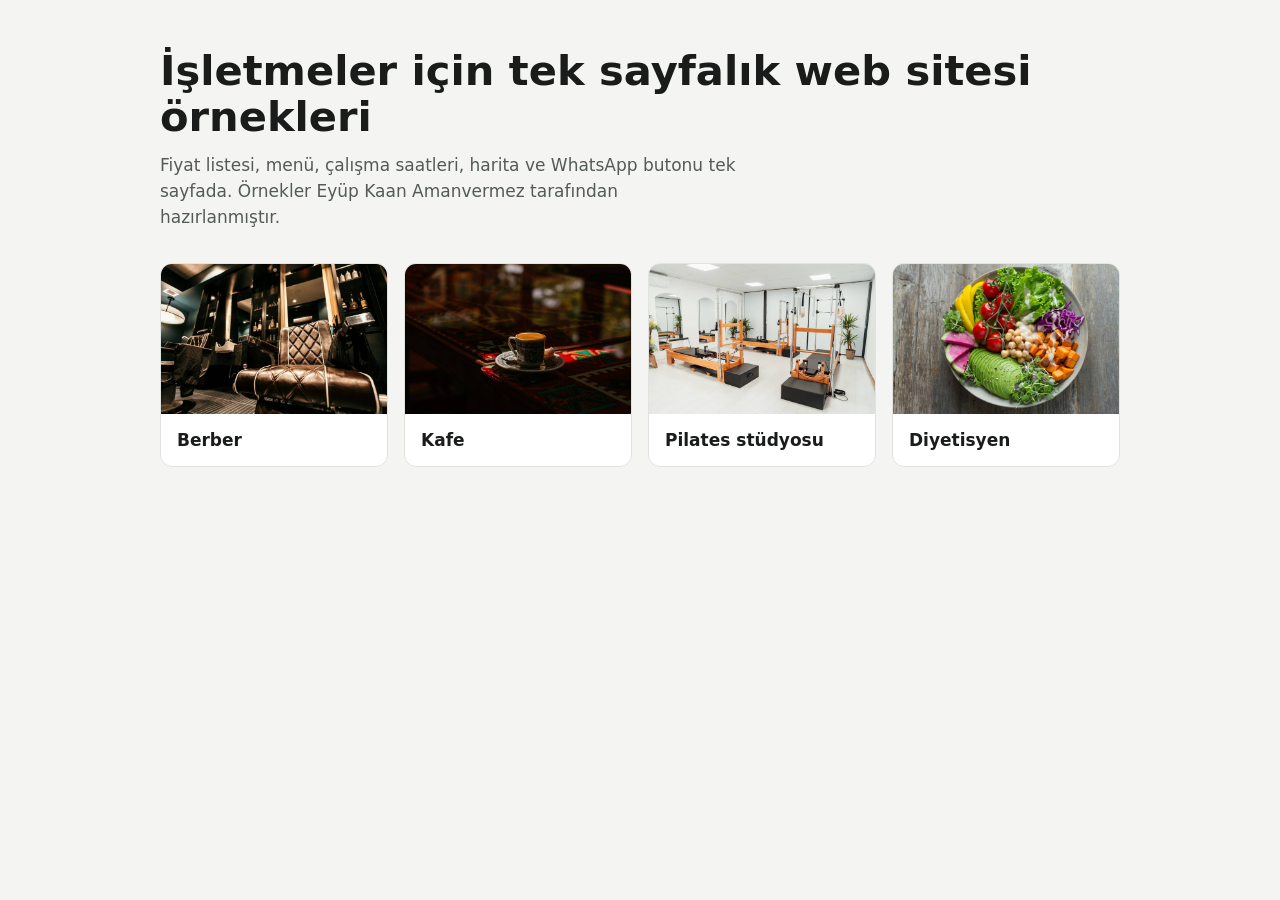
<file: index.html>
<!DOCTYPE html>
<html lang="tr">
<head>
<meta charset="utf-8">
<meta name="viewport" content="width=device-width, initial-scale=1">
<meta name="robots" content="noindex">
<title>Örnek web siteleri</title>
<style>
  body { margin: 0; background: #f4f5f2; color: #191c1a; font: 17px/1.55 system-ui, -apple-system, "Segoe UI", Roboto, sans-serif; }
  main { width: min(100% - 2.5rem, 60rem); margin: 0 auto; padding: 3rem 0 4rem; }
  h1 { font-size: clamp(1.8rem, 5vw, 2.6rem); line-height: 1.1; margin: 0 0 0.75rem; }
  p { margin: 0 0 2rem; color: #545a56; max-width: 36rem; }
  ul { list-style: none; margin: 0; padding: 0; display: grid; gap: 1rem; grid-template-columns: repeat(auto-fill, minmax(13rem, 1fr)); }
  a { display: block; color: inherit; text-decoration: none; background: #fff; border-radius: 12px; overflow: hidden; border: 1px solid #e0e3df; }
  a:focus-visible { outline: 3px solid #2f5d50; outline-offset: 3px; }
  img { display: block; width: 100%; aspect-ratio: 3 / 2; object-fit: cover; }
  span { display: block; padding: 0.8rem 1rem; font-weight: 650; }
</style>
</head>
<body>
<main>
  <h1>İşletmeler için tek sayfalık web sitesi örnekleri</h1>
  <p>Fiyat listesi, menü, çalışma saatleri, harita ve WhatsApp butonu tek sayfada. Örnekler Eyüp Kaan Amanvermez tarafından hazırlanmıştır.</p>
  <ul>
    <li><a href="berber/"><img src="img/berber-1.jpg" alt=""><span>Berber</span></a></li>
    <li><a href="kafe/"><img src="img/kafe-1.jpg" alt=""><span>Kafe</span></a></li>
    <li><a href="pilates/"><img src="img/pilates-1.jpg" alt=""><span>Pilates stüdyosu</span></a></li>
    <li><a href="diyetisyen/"><img src="img/diyetisyen-1.jpg" alt=""><span>Diyetisyen</span></a></li>
  </ul>
</main>
</body>
</html>
</file>
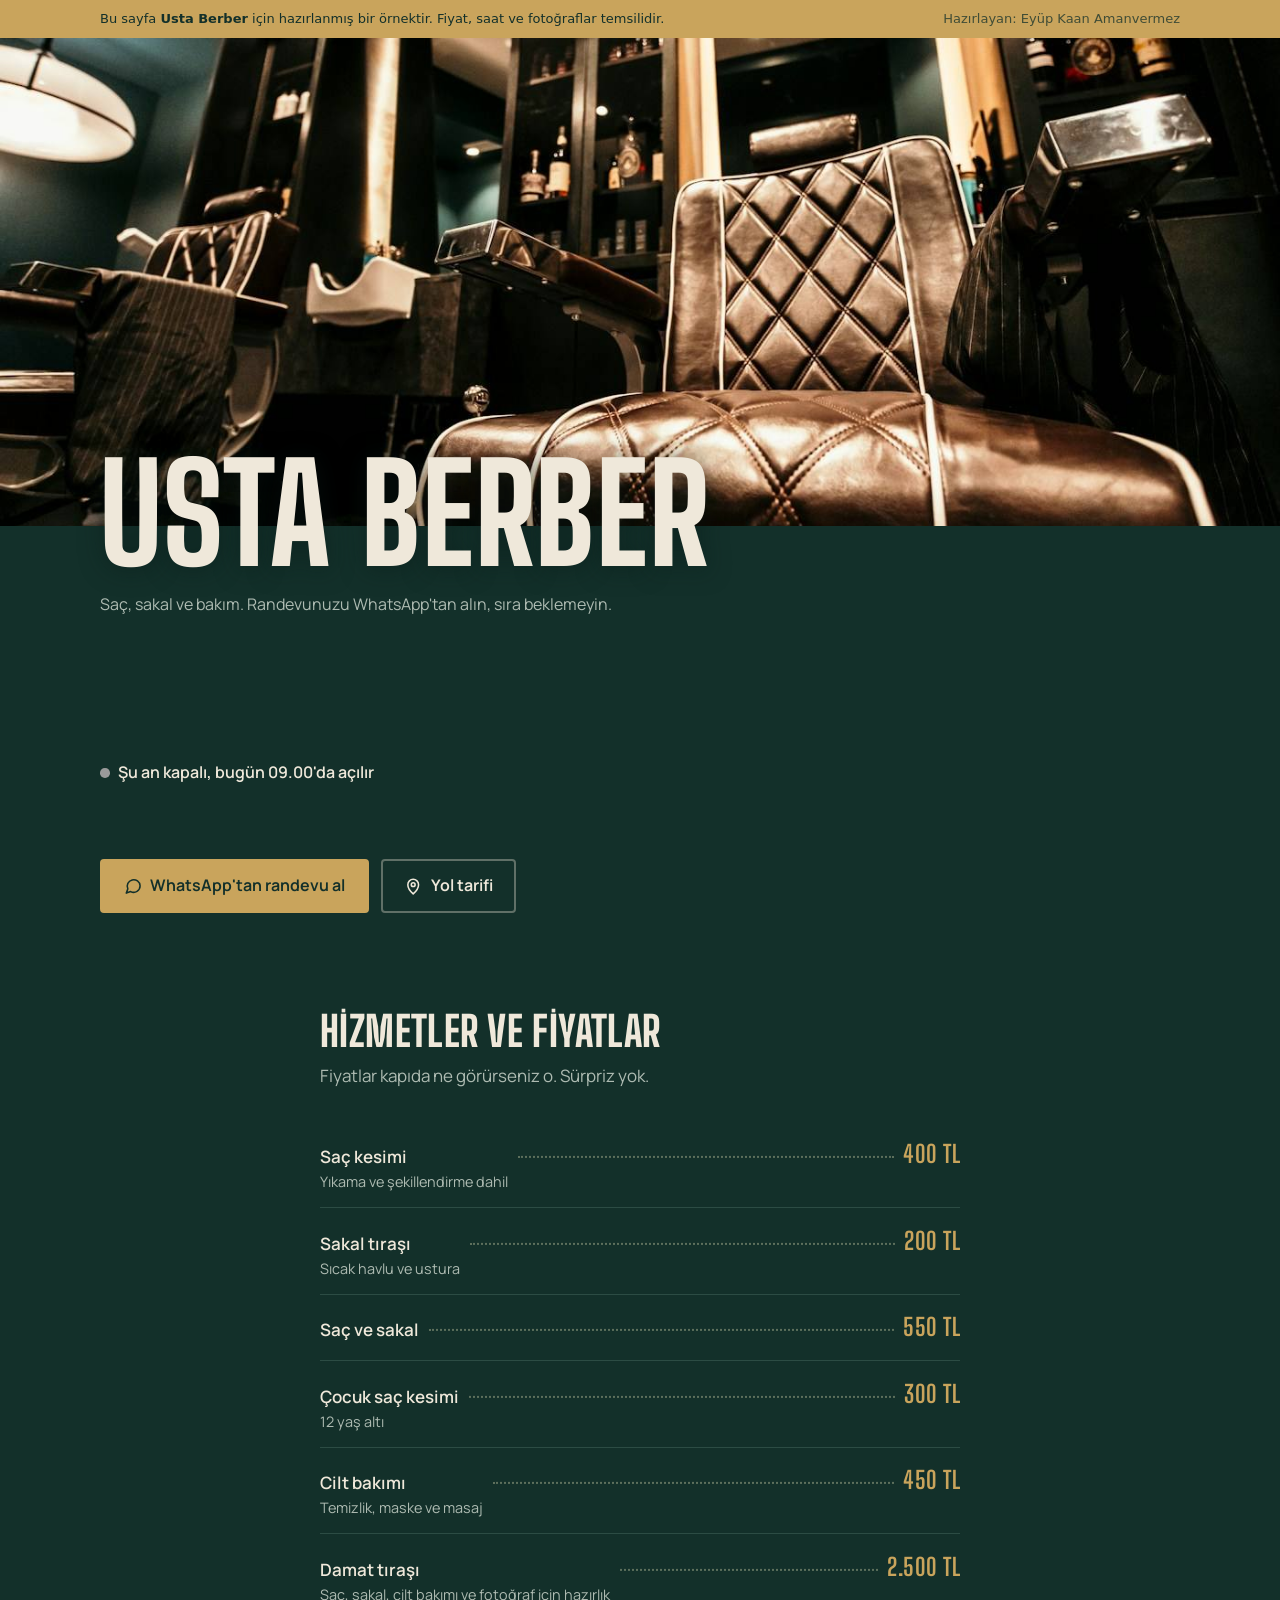
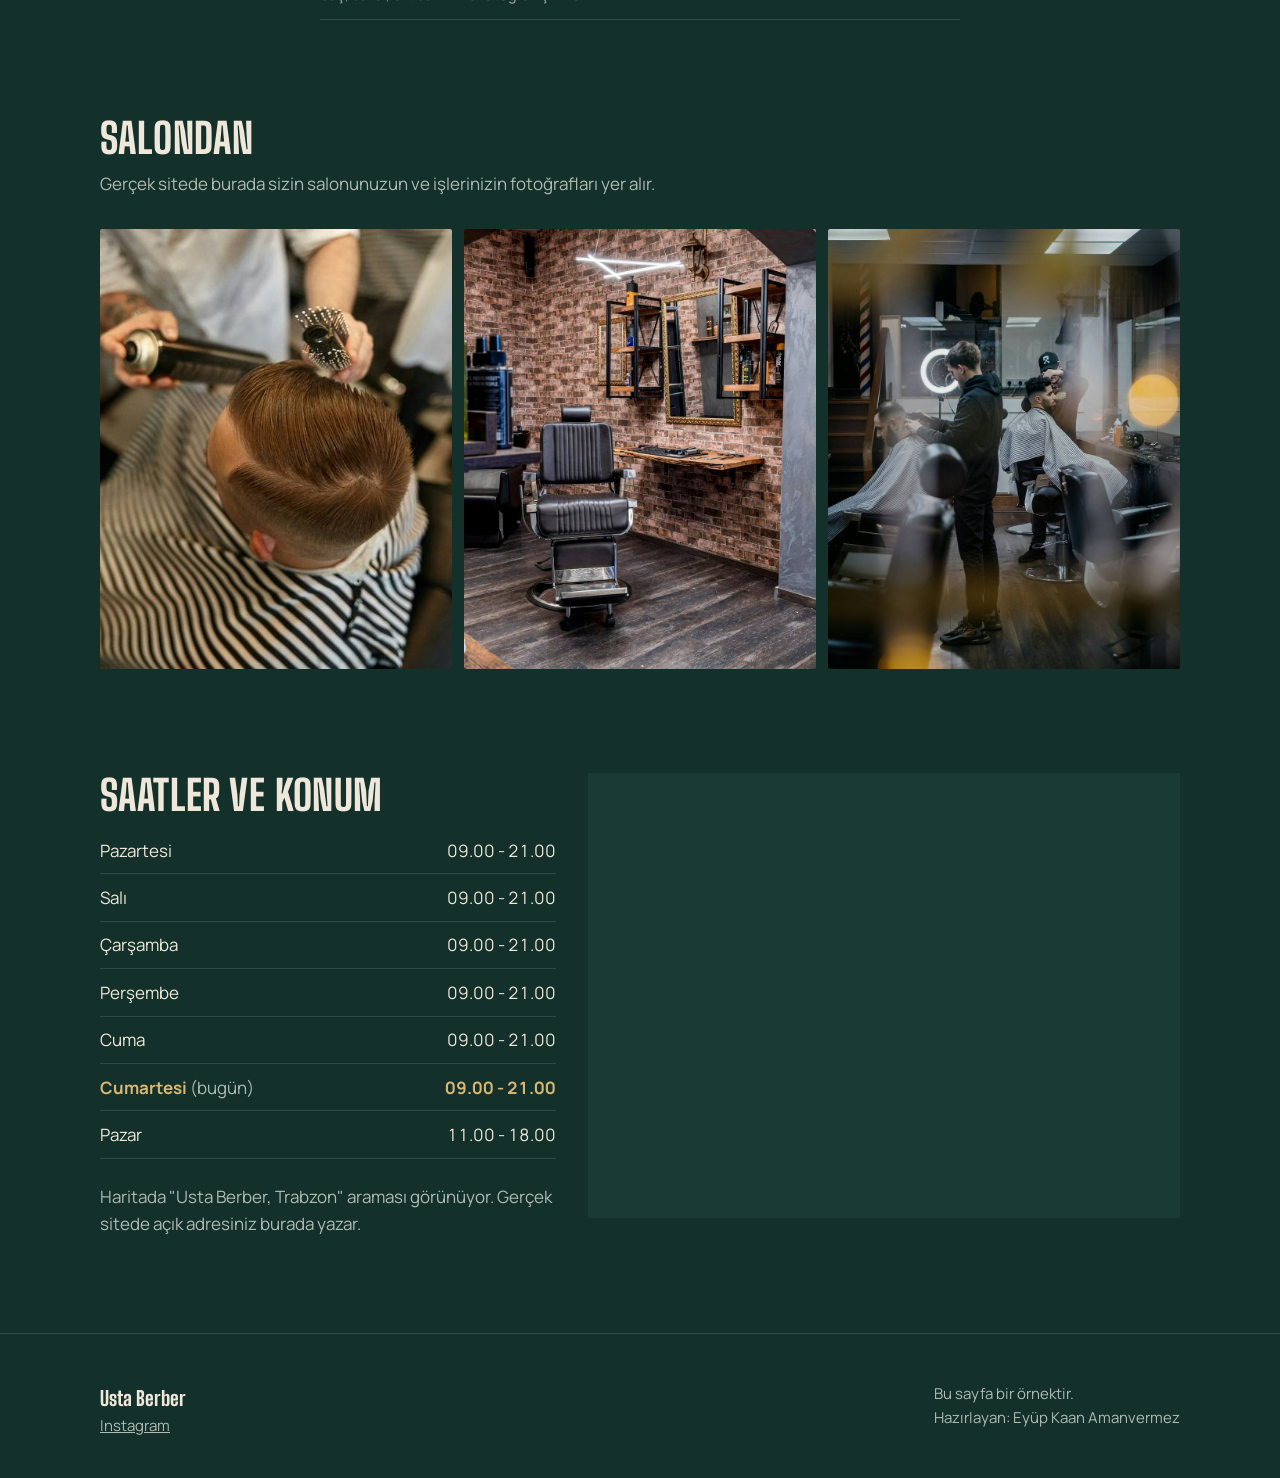
<file: berber/index.html>
<!DOCTYPE html>
<html lang="tr">
<head>
<meta charset="utf-8">
<meta name="viewport" content="width=device-width, initial-scale=1">
<meta name="robots" content="noindex">
<title>Berber</title>
<meta property="og:title" content="Berberiniz için web sitesi örneği">
<meta property="og:description" content="Fiyat listesi, çalışma saatleri, konum ve WhatsApp'tan randevu tek sayfada.">
<meta property="og:image" content="https://kaanamanvermez.github.io/ornek/img/berber-1.jpg">
<link rel="preconnect" href="https://fonts.googleapis.com">
<link rel="preconnect" href="https://fonts.gstatic.com" crossorigin>
<link href="https://fonts.googleapis.com/css2?family=Big+Shoulders+Display:wght@700;800&family=Manrope:wght@400;600;700&display=swap" rel="stylesheet">
<link rel="stylesheet" href="../ortak.css">
<style>
  :root {
    --zemin: #13302a; --yuzey: #1a3b34; --metin: #efe8da; --soluk: #aebbb2;
    --vurgu: #c9a45c; --vurgu-ustu: #13302a; --vurgu-metin: #d9b874;
    --cizgi: #2c4c44; --cizgi-koyu: #5d6f5c;
    --serit-zemin: #c9a45c; --serit-metin: #13302a;
    --baslik-yazi: "Big Shoulders Display", Impact, sans-serif; --baslik-kalinlik: 800; --h2-kalinlik: 800;
    --baslik-aralik: 0.005em;
    --govde-yazi: "Manrope", system-ui, sans-serif;
    --dugme-kose: 4px; --foto-kose: 2px;
    --acik-renk: #7fd18f;
  }
  .kahraman .foto { width: 100%; aspect-ratio: 4 / 3; object-fit: cover; object-position: 50% 60%; }
  @media (min-width: 860px) { .kahraman .foto { aspect-ratio: 21 / 8; } }
  .kahraman .kap { margin-top: -0.55em; font-size: var(--ad-boy, clamp(3rem, 14vw, 8.5rem)); }
  .kahraman .kap > * { font-size: 1rem; }
  .kahraman .ad { font-size: inherit; text-transform: uppercase; text-shadow: 0 2px 24px rgba(10, 28, 24, 0.55); }
  .kahraman .kap:has(.ad[data-uzun="orta"]) { --ad-boy: clamp(2.5rem, 10.5vw, 6.5rem); }
  .kahraman .kap:has(.ad[data-uzun="cok"]) { --ad-boy: clamp(2rem, 8vw, 4.75rem); }
  .bolum h2 { text-transform: uppercase; letter-spacing: 0.01em; }
  .fiyatlar .is { font-size: 1.0625rem; }
  .fiyatlar .tutar { font-family: var(--baslik-yazi); font-size: 1.5rem; letter-spacing: 0.02em; }
  .galeri img:first-child { aspect-ratio: 4 / 5; }
</style>
</head>
<body data-varsayilan="Usta Berber" data-tur="Berber"
      data-saatler='{"1":["09:00","21:00"],"2":["09:00","21:00"],"3":["09:00","21:00"],"4":["09:00","21:00"],"5":["09:00","21:00"],"6":["09:00","21:00"],"0":["11:00","18:00"]}'>

<div class="ornek-serit"><div class="kap">
  <span>Bu sayfa <b data-ad></b> için hazırlanmış bir örnektir. Fiyat, saat ve fotoğraflar temsilidir.</span>
  <span>Hazırlayan: Eyüp Kaan Amanvermez</span>
</div></div>

<header class="kahraman">
  <img class="foto" src="../img/berber-1.jpg" alt="Deri berber koltuğu ve aynalar" width="1400" height="933">
  <div class="kap">
    <h1 class="ad" data-ad>Usta Berber</h1>
    <p class="slogan">Saç, sakal ve bakım. Randevunuzu WhatsApp'tan alın, sıra beklemeyin.</p>
    <p class="durum" aria-live="polite"></p>
    <div class="eylemler">
      <a class="dugme" href="#" data-ornek="whatsapp"><svg viewBox="0 0 24 24" fill="none" stroke="currentColor" stroke-width="2" stroke-linecap="round" stroke-linejoin="round" aria-hidden="true"><path d="M21 11.5a8.4 8.4 0 0 1-12.3 7.5L3 21l2-5.5A8.4 8.4 0 1 1 21 11.5z"/></svg>WhatsApp'tan randevu al</a>
      <a class="dugme dugme--ikincil" href="#konum" data-yol><svg viewBox="0 0 24 24" fill="none" stroke="currentColor" stroke-width="2" stroke-linecap="round" stroke-linejoin="round" aria-hidden="true"><path d="M12 22s7-6.2 7-12a7 7 0 1 0-14 0c0 5.8 7 12 7 12z"/><circle cx="12" cy="10" r="2.5"/></svg>Yol tarifi</a>
    </div>
  </div>
</header>

<main>
  <section class="bolum" id="fiyatlar">
    <div class="kap dar">
      <h2>Hizmetler ve fiyatlar</h2>
      <p class="aciklama">Fiyatlar kapıda ne görürseniz o. Sürpriz yok.</p>
      <ul class="fiyatlar">
        <li><span class="is">Saç kesimi<span class="not">Yıkama ve şekillendirme dahil</span></span><span class="nokta"></span><span class="tutar">400 TL</span></li>
        <li><span class="is">Sakal tıraşı<span class="not">Sıcak havlu ve ustura</span></span><span class="nokta"></span><span class="tutar">200 TL</span></li>
        <li><span class="is">Saç ve sakal</span><span class="nokta"></span><span class="tutar">550 TL</span></li>
        <li><span class="is">Çocuk saç kesimi<span class="not">12 yaş altı</span></span><span class="nokta"></span><span class="tutar">300 TL</span></li>
        <li><span class="is">Cilt bakımı<span class="not">Temizlik, maske ve masaj</span></span><span class="nokta"></span><span class="tutar">450 TL</span></li>
        <li><span class="is">Damat tıraşı<span class="not">Saç, sakal, cilt bakımı ve fotoğraf için hazırlık</span></span><span class="nokta"></span><span class="tutar">2.500 TL</span></li>
      </ul>
    </div>
  </section>

  <section class="bolum" aria-labelledby="salon">
    <div class="kap">
      <h2 id="salon">Salondan</h2>
      <p class="aciklama">Gerçek sitede burada sizin salonunuzun ve işlerinizin fotoğrafları yer alır.</p>
      <div class="galeri">
        <img src="../img/berber-2.jpg" alt="Berber müşterinin saçını şekillendiriyor" loading="lazy" width="900" height="600">
        <img src="../img/berber-3.jpg" alt="Tuğla duvarlı berber salonu" loading="lazy" width="900" height="1350">
        <img src="../img/berber-4.jpg" alt="İki berber müşterilerle çalışıyor" loading="lazy" width="900" height="1125">
      </div>
    </div>
  </section>

  <section class="bolum" id="konum" aria-labelledby="saatler-baslik">
    <div class="kap konum">
      <div>
        <h2 id="saatler-baslik">Saatler ve konum</h2>
        <table class="saatler"><tbody></tbody></table>
        <p class="adres">Haritada "<span data-ad></span>, <span data-sehir></span>" araması görünüyor. Gerçek sitede açık adresiniz burada yazar.</p>
      </div>
      <iframe class="harita" title="Harita" loading="lazy" referrerpolicy="no-referrer-when-downgrade"></iframe>
    </div>
  </section>
</main>

<footer class="alt">
  <div class="kap">
    <div><strong data-ad>Usta Berber</strong><br><a href="#" data-ornek="instagram">Instagram</a></div>
    <div>Bu sayfa bir örnektir.<br>Hazırlayan: Eyüp Kaan Amanvermez</div>
  </div>
</footer>

<nav class="alt-cubuk" aria-label="Hızlı erişim">
  <a href="#" data-ornek="ara"><svg viewBox="0 0 24 24" fill="none" stroke="currentColor" stroke-width="2" stroke-linecap="round" stroke-linejoin="round" aria-hidden="true"><path d="M22 16.9v3a2 2 0 0 1-2.2 2 19.8 19.8 0 0 1-8.6-3.1 19.5 19.5 0 0 1-6-6A19.8 19.8 0 0 1 2.1 4.2 2 2 0 0 1 4.1 2h3a2 2 0 0 1 2 1.7c.1.9.4 1.8.7 2.7a2 2 0 0 1-.5 2.1L8 9.8a16 16 0 0 0 6 6l1.3-1.3a2 2 0 0 1 2.1-.4c.9.3 1.8.6 2.7.7a2 2 0 0 1 1.7 2z"/></svg>Ara</a>
  <a href="#" data-ornek="whatsapp"><svg viewBox="0 0 24 24" fill="none" stroke="currentColor" stroke-width="2" stroke-linecap="round" stroke-linejoin="round" aria-hidden="true"><path d="M21 11.5a8.4 8.4 0 0 1-12.3 7.5L3 21l2-5.5A8.4 8.4 0 1 1 21 11.5z"/></svg>Randevu</a>
  <a href="#konum" data-yol><svg viewBox="0 0 24 24" fill="none" stroke="currentColor" stroke-width="2" stroke-linecap="round" stroke-linejoin="round" aria-hidden="true"><path d="M12 22s7-6.2 7-12a7 7 0 1 0-14 0c0 5.8 7 12 7 12z"/><circle cx="12" cy="10" r="2.5"/></svg>Yol tarifi</a>
</nav>

<script src="../ortak.js"></script>
</body>
</html>
</file>
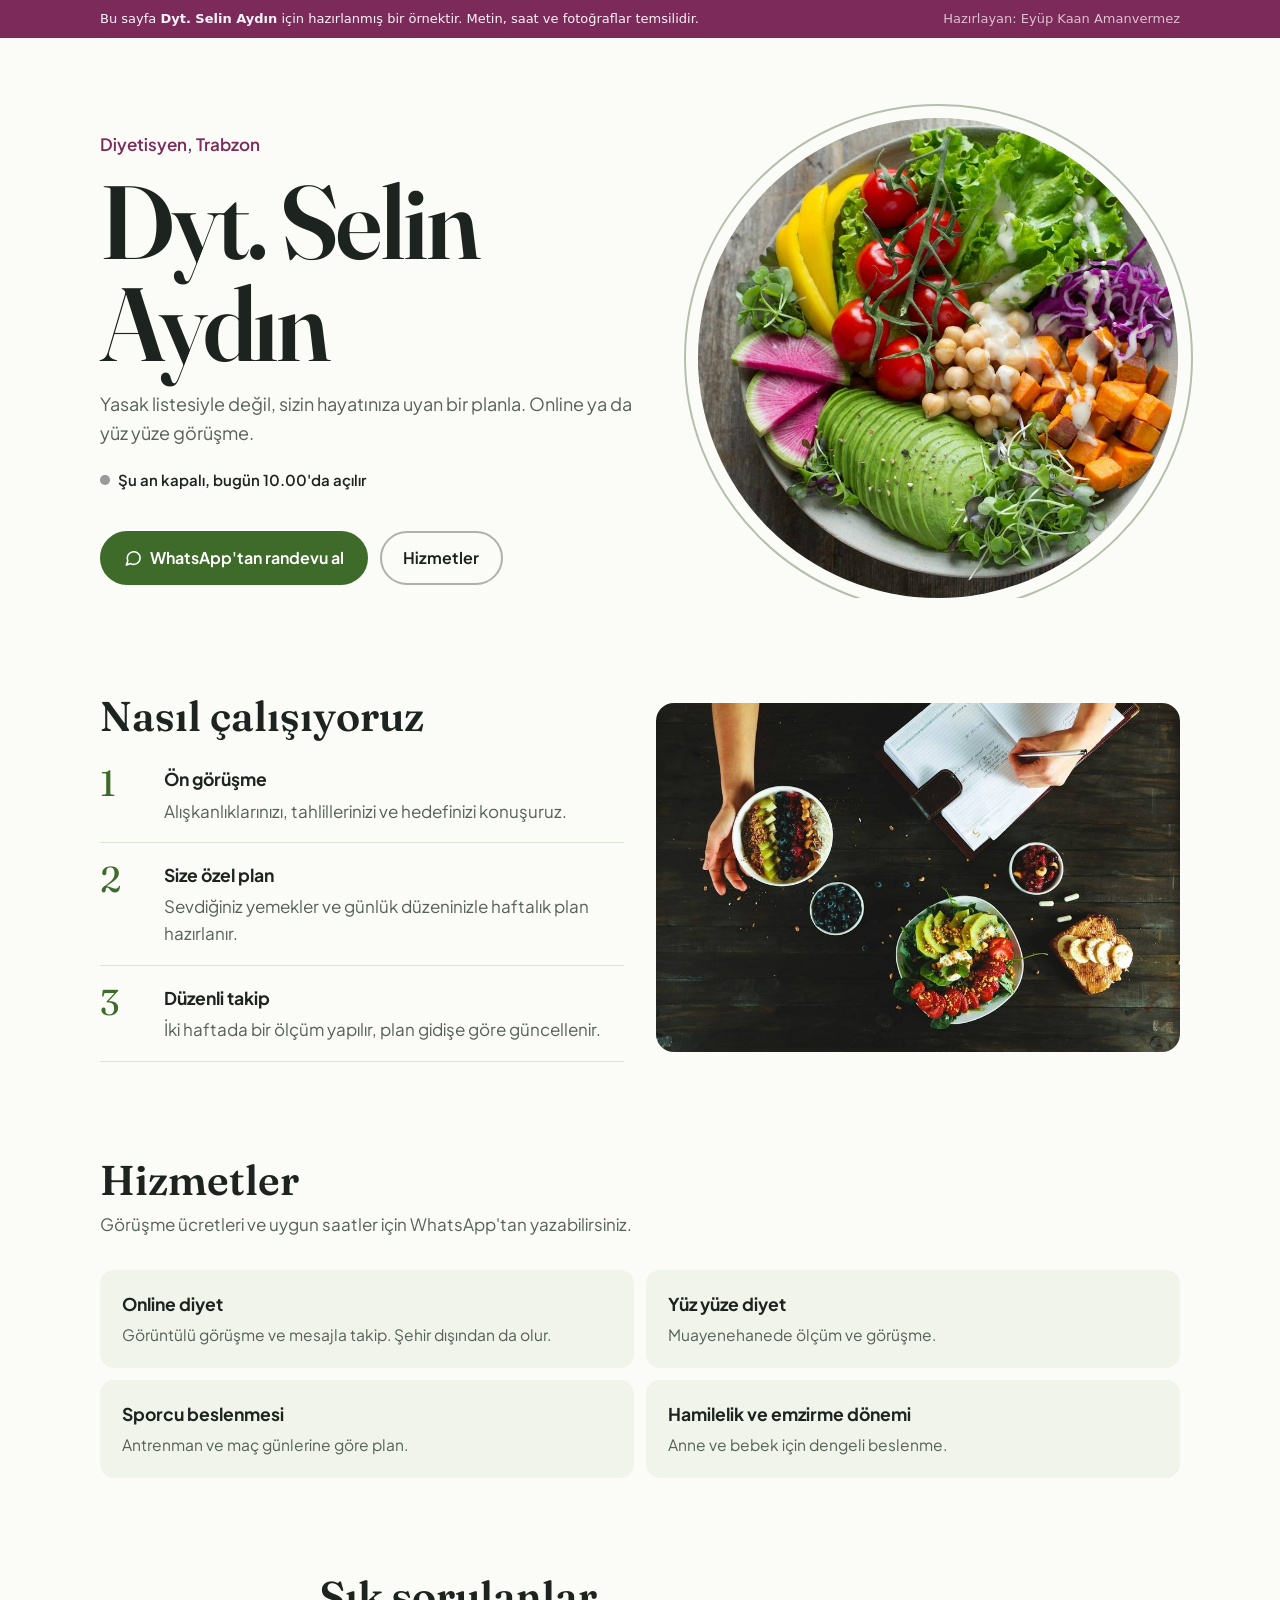
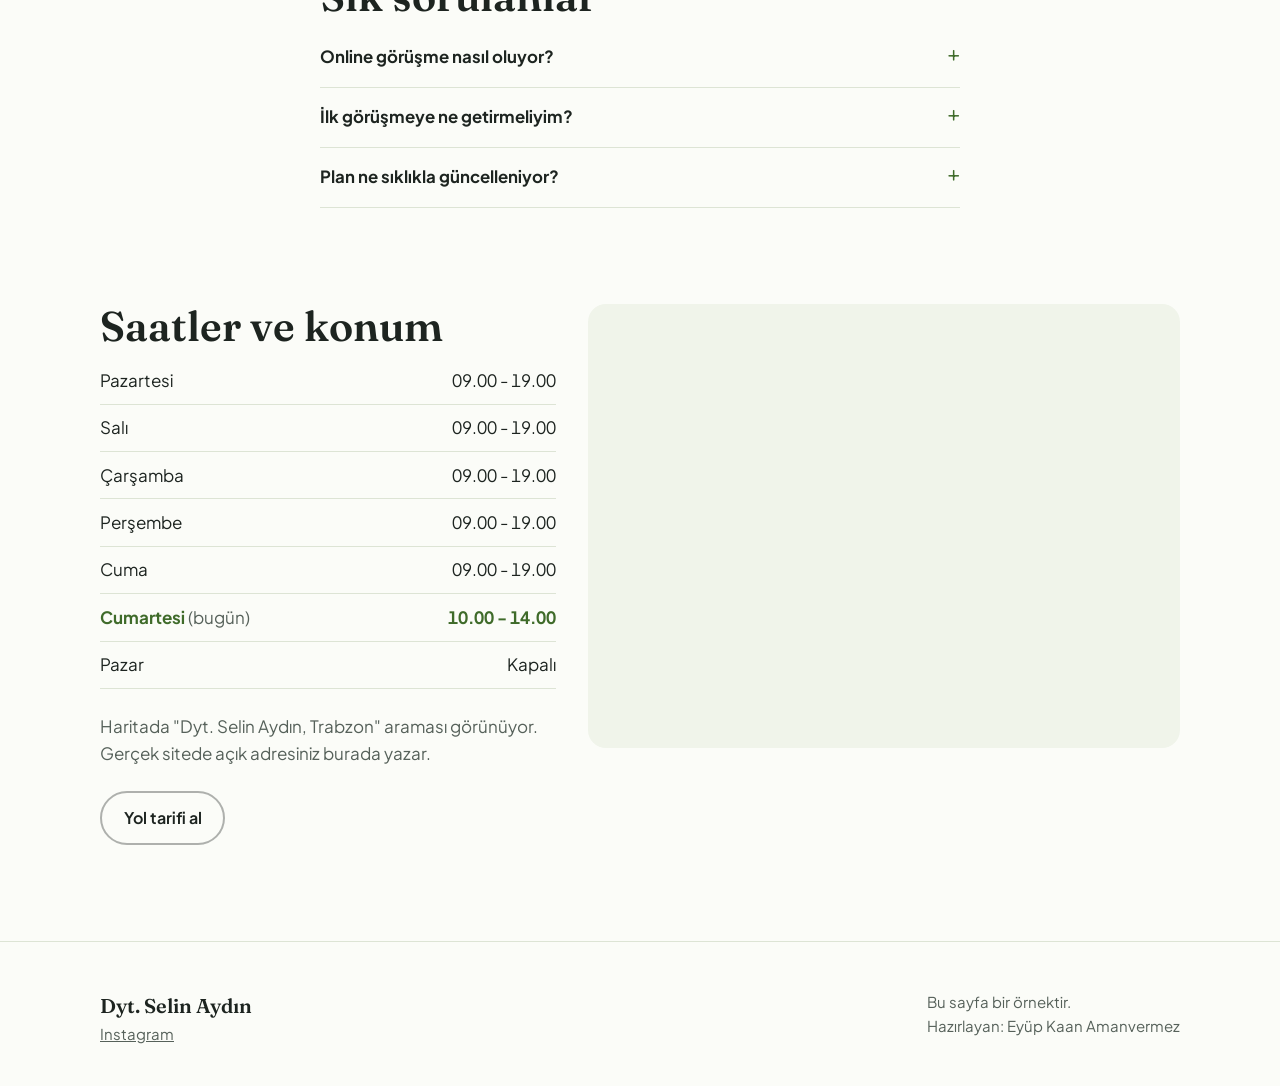
<file: diyetisyen/index.html>
<!DOCTYPE html>
<html lang="tr">
<head>
<meta charset="utf-8">
<meta name="viewport" content="width=device-width, initial-scale=1">
<meta name="robots" content="noindex">
<title>Diyetisyen</title>
<meta property="og:title" content="Diyetisyen için web sitesi örneği">
<meta property="og:description" content="Hizmetler, çalışma şekli, sık sorulanlar ve WhatsApp'tan randevu tek sayfada.">
<meta property="og:image" content="https://kaanamanvermez.github.io/ornek/img/diyetisyen-1.jpg">
<link rel="preconnect" href="https://fonts.googleapis.com">
<link rel="preconnect" href="https://fonts.gstatic.com" crossorigin>
<link href="https://fonts.googleapis.com/css2?family=Fraunces:opsz,wght@9..144,500;9..144,600&family=Plus+Jakarta+Sans:wght@400;600;700&display=swap" rel="stylesheet">
<link rel="stylesheet" href="../ortak.css">
<style>
  :root {
    --zemin: #fbfcf8; --yuzey: #f0f4ea; --metin: #1d2420; --soluk: #56615a;
    --vurgu: #3f6b2a; --vurgu-ustu: #ffffff; --pancar: #7b2a5a;
    --cizgi: #dde4d5; --cizgi-koyu: #b4c0ab;
    --serit-zemin: #7b2a5a; --serit-metin: #fbf3f7;
    --baslik-yazi: "Fraunces", Georgia, serif; --baslik-kalinlik: 600; --h2-kalinlik: 600;
    --baslik-aralik: -0.025em;
    --govde-yazi: "Plus Jakarta Sans", system-ui, sans-serif;
    --foto-kose: 18px; --dugme-kose: 999px;
    --acik-renk: #3f9a3a; --cubuk-zemin: #ffffff;
  }
  .kahraman { padding: clamp(2.5rem, 7vw, 5rem) 0 0; overflow: hidden; }
  .kahraman .kap { display: grid; gap: 2.5rem; align-items: center; }
  @media (min-width: 860px) { .kahraman .kap { grid-template-columns: 1.15fr 1fr; } }
  .unvan { margin: 0 0 0.75rem; font-weight: 600; color: var(--pancar); }
  .kahraman .ad { line-height: 0.98; }
  .tabak { position: relative; width: min(100%, 30rem); justify-self: center; }
  .tabak img { width: 100%; aspect-ratio: 1; object-fit: cover; border-radius: 50%; object-position: 50% 50%; }
  .tabak::after {
    content: ""; position: absolute; inset: -0.9rem; border-radius: 50%;
    border: 2px solid var(--cizgi-koyu); pointer-events: none;
  }

  .adimlar { display: grid; gap: 2rem; }
  @media (min-width: 860px) { .adimlar { grid-template-columns: 1fr 1fr; align-items: center; } }
  .adimlar img { width: 100%; aspect-ratio: 3 / 2; object-fit: cover; border-radius: var(--foto-kose); }
  .adimlar ol { list-style: none; counter-reset: adim; margin: 0; padding: 0; }
  .adimlar li { counter-increment: adim; display: grid; grid-template-columns: 3rem 1fr; gap: 0.25rem 1rem; padding: 1.1rem 0; border-bottom: 1px solid var(--cizgi); }
  .adimlar li::before {
    content: counter(adim); grid-row: span 2;
    font-family: var(--baslik-yazi); font-size: 2.25rem; line-height: 1; color: var(--vurgu);
  }
  .adimlar li b { font-size: 1.1rem; }
  .adimlar li span { color: var(--soluk); }

  .hizmetler { display: grid; gap: 0.75rem; }
  @media (min-width: 700px) { .hizmetler { grid-template-columns: repeat(2, 1fr); } }
  .hizmet { background: var(--yuzey); border-radius: 14px; padding: 1.25rem 1.4rem; }
  .hizmet h3 { margin: 0 0 0.3rem; font-size: 1.1rem; }
  .hizmet p { margin: 0; color: var(--soluk); font-size: 0.975rem; }

  .sss details { border-bottom: 1px solid var(--cizgi); padding: 1rem 0; }
  .sss summary { cursor: pointer; font-weight: 700; font-size: 1.05rem; list-style: none; display: flex; justify-content: space-between; gap: 1rem; }
  .sss summary::-webkit-details-marker { display: none; }
  .sss summary::after { content: "+"; font-family: var(--baslik-yazi); font-size: 1.5rem; line-height: 1; color: var(--vurgu); }
  .sss details[open] summary::after { content: "-"; }
  .sss p { margin: 0.6rem 0 0; color: var(--soluk); }
</style>
</head>
<body data-varsayilan="Dyt. Selin Aydın" data-tur="Diyetisyen"
      data-saatler='{"1":["09:00","19:00"],"2":["09:00","19:00"],"3":["09:00","19:00"],"4":["09:00","19:00"],"5":["09:00","19:00"],"6":["10:00","14:00"],"0":null}'>

<div class="ornek-serit"><div class="kap">
  <span>Bu sayfa <b data-ad></b> için hazırlanmış bir örnektir. Metin, saat ve fotoğraflar temsilidir.</span>
  <span>Hazırlayan: Eyüp Kaan Amanvermez</span>
</div></div>

<header class="kahraman">
  <div class="kap">
    <div>
      <p class="unvan">Diyetisyen, <span data-sehir></span></p>
      <h1 class="ad" data-ad>Dyt. Selin Aydın</h1>
      <p class="slogan">Yasak listesiyle değil, sizin hayatınıza uyan bir planla. Online ya da yüz yüze görüşme.</p>
      <p class="durum" aria-live="polite"></p>
      <div class="eylemler">
        <a class="dugme" href="#" data-ornek="whatsapp"><svg viewBox="0 0 24 24" fill="none" stroke="currentColor" stroke-width="2" stroke-linecap="round" stroke-linejoin="round" aria-hidden="true"><path d="M21 11.5a8.4 8.4 0 0 1-12.3 7.5L3 21l2-5.5A8.4 8.4 0 1 1 21 11.5z"/></svg>WhatsApp'tan randevu al</a>
        <a class="dugme dugme--ikincil" href="#hizmetler">Hizmetler</a>
      </div>
    </div>
    <div class="tabak"><img src="../img/diyetisyen-1.jpg" alt="Sebze, nohut ve avokadolu renkli salata tabağı" width="1400" height="933"></div>
  </div>
</header>

<main>
  <section class="bolum" aria-labelledby="adim-baslik">
    <div class="kap adimlar">
      <div>
        <h2 id="adim-baslik">Nasıl çalışıyoruz</h2>
        <ol>
          <li><b>Ön görüşme</b><span>Alışkanlıklarınızı, tahlillerinizi ve hedefinizi konuşuruz.</span></li>
          <li><b>Size özel plan</b><span>Sevdiğiniz yemekler ve günlük düzeninizle haftalık plan hazırlanır.</span></li>
          <li><b>Düzenli takip</b><span>İki haftada bir ölçüm yapılır, plan gidişe göre güncellenir.</span></li>
        </ol>
      </div>
      <img src="../img/diyetisyen-2.jpg" alt="Masada not defteri ve sağlıklı kahvaltı kâseleri" loading="lazy" width="900" height="595">
    </div>
  </section>

  <section class="bolum" id="hizmetler" aria-labelledby="hizmet-baslik">
    <div class="kap">
      <h2 id="hizmet-baslik">Hizmetler</h2>
      <p class="aciklama">Görüşme ücretleri ve uygun saatler için WhatsApp'tan yazabilirsiniz.</p>
      <div class="hizmetler">
        <div class="hizmet"><h3>Online diyet</h3><p>Görüntülü görüşme ve mesajla takip. Şehir dışından da olur.</p></div>
        <div class="hizmet"><h3>Yüz yüze diyet</h3><p>Muayenehanede ölçüm ve görüşme.</p></div>
        <div class="hizmet"><h3>Sporcu beslenmesi</h3><p>Antrenman ve maç günlerine göre plan.</p></div>
        <div class="hizmet"><h3>Hamilelik ve emzirme dönemi</h3><p>Anne ve bebek için dengeli beslenme.</p></div>
      </div>
    </div>
  </section>

  <section class="bolum sss" aria-labelledby="sss-baslik">
    <div class="kap dar">
      <h2 id="sss-baslik">Sık sorulanlar</h2>
      <details><summary>Online görüşme nasıl oluyor?</summary><p>Randevu saatinde görüntülü arama yapılır. Planınız aynı gün telefonunuza gönderilir, takip mesajla sürer.</p></details>
      <details><summary>İlk görüşmeye ne getirmeliyim?</summary><p>Son üç ay içindeki kan tahlilleriniz varsa onları getirin. Yoksa ihtiyaç olup olmadığı görüşmede konuşulur.</p></details>
      <details><summary>Plan ne sıklıkla güncelleniyor?</summary><p>İki haftada bir yapılan ölçümden sonra. Arada sorun olursa mesajla yazabilirsiniz.</p></details>
    </div>
  </section>

  <section class="bolum" id="konum" aria-labelledby="saatler-baslik">
    <div class="kap konum">
      <div>
        <h2 id="saatler-baslik">Saatler ve konum</h2>
        <table class="saatler"><tbody></tbody></table>
        <p class="adres">Haritada "<span data-ad></span>, <span data-sehir></span>" araması görünüyor. Gerçek sitede açık adresiniz burada yazar.</p>
        <div class="eylemler"><a class="dugme dugme--ikincil" href="#konum" data-yol>Yol tarifi al</a></div>
      </div>
      <iframe class="harita" title="Harita" loading="lazy" referrerpolicy="no-referrer-when-downgrade"></iframe>
    </div>
  </section>
</main>

<footer class="alt">
  <div class="kap">
    <div><strong data-ad>Dyt. Selin Aydın</strong><br><a href="#" data-ornek="instagram">Instagram</a></div>
    <div>Bu sayfa bir örnektir.<br>Hazırlayan: Eyüp Kaan Amanvermez</div>
  </div>
</footer>

<nav class="alt-cubuk" aria-label="Hızlı erişim">
  <a href="#" data-ornek="ara"><svg viewBox="0 0 24 24" fill="none" stroke="currentColor" stroke-width="2" stroke-linecap="round" stroke-linejoin="round" aria-hidden="true"><path d="M22 16.9v3a2 2 0 0 1-2.2 2 19.8 19.8 0 0 1-8.6-3.1 19.5 19.5 0 0 1-6-6A19.8 19.8 0 0 1 2.1 4.2 2 2 0 0 1 4.1 2h3a2 2 0 0 1 2 1.7c.1.9.4 1.8.7 2.7a2 2 0 0 1-.5 2.1L8 9.8a16 16 0 0 0 6 6l1.3-1.3a2 2 0 0 1 2.1-.4c.9.3 1.8.6 2.7.7a2 2 0 0 1 1.7 2z"/></svg>Ara</a>
  <a href="#" data-ornek="whatsapp"><svg viewBox="0 0 24 24" fill="none" stroke="currentColor" stroke-width="2" stroke-linecap="round" stroke-linejoin="round" aria-hidden="true"><path d="M21 11.5a8.4 8.4 0 0 1-12.3 7.5L3 21l2-5.5A8.4 8.4 0 1 1 21 11.5z"/></svg>Randevu</a>
  <a href="#konum" data-yol><svg viewBox="0 0 24 24" fill="none" stroke="currentColor" stroke-width="2" stroke-linecap="round" stroke-linejoin="round" aria-hidden="true"><path d="M12 22s7-6.2 7-12a7 7 0 1 0-14 0c0 5.8 7 12 7 12z"/><circle cx="12" cy="10" r="2.5"/></svg>Yol tarifi</a>
</nav>

<script src="../ortak.js"></script>
</body>
</html>
</file>
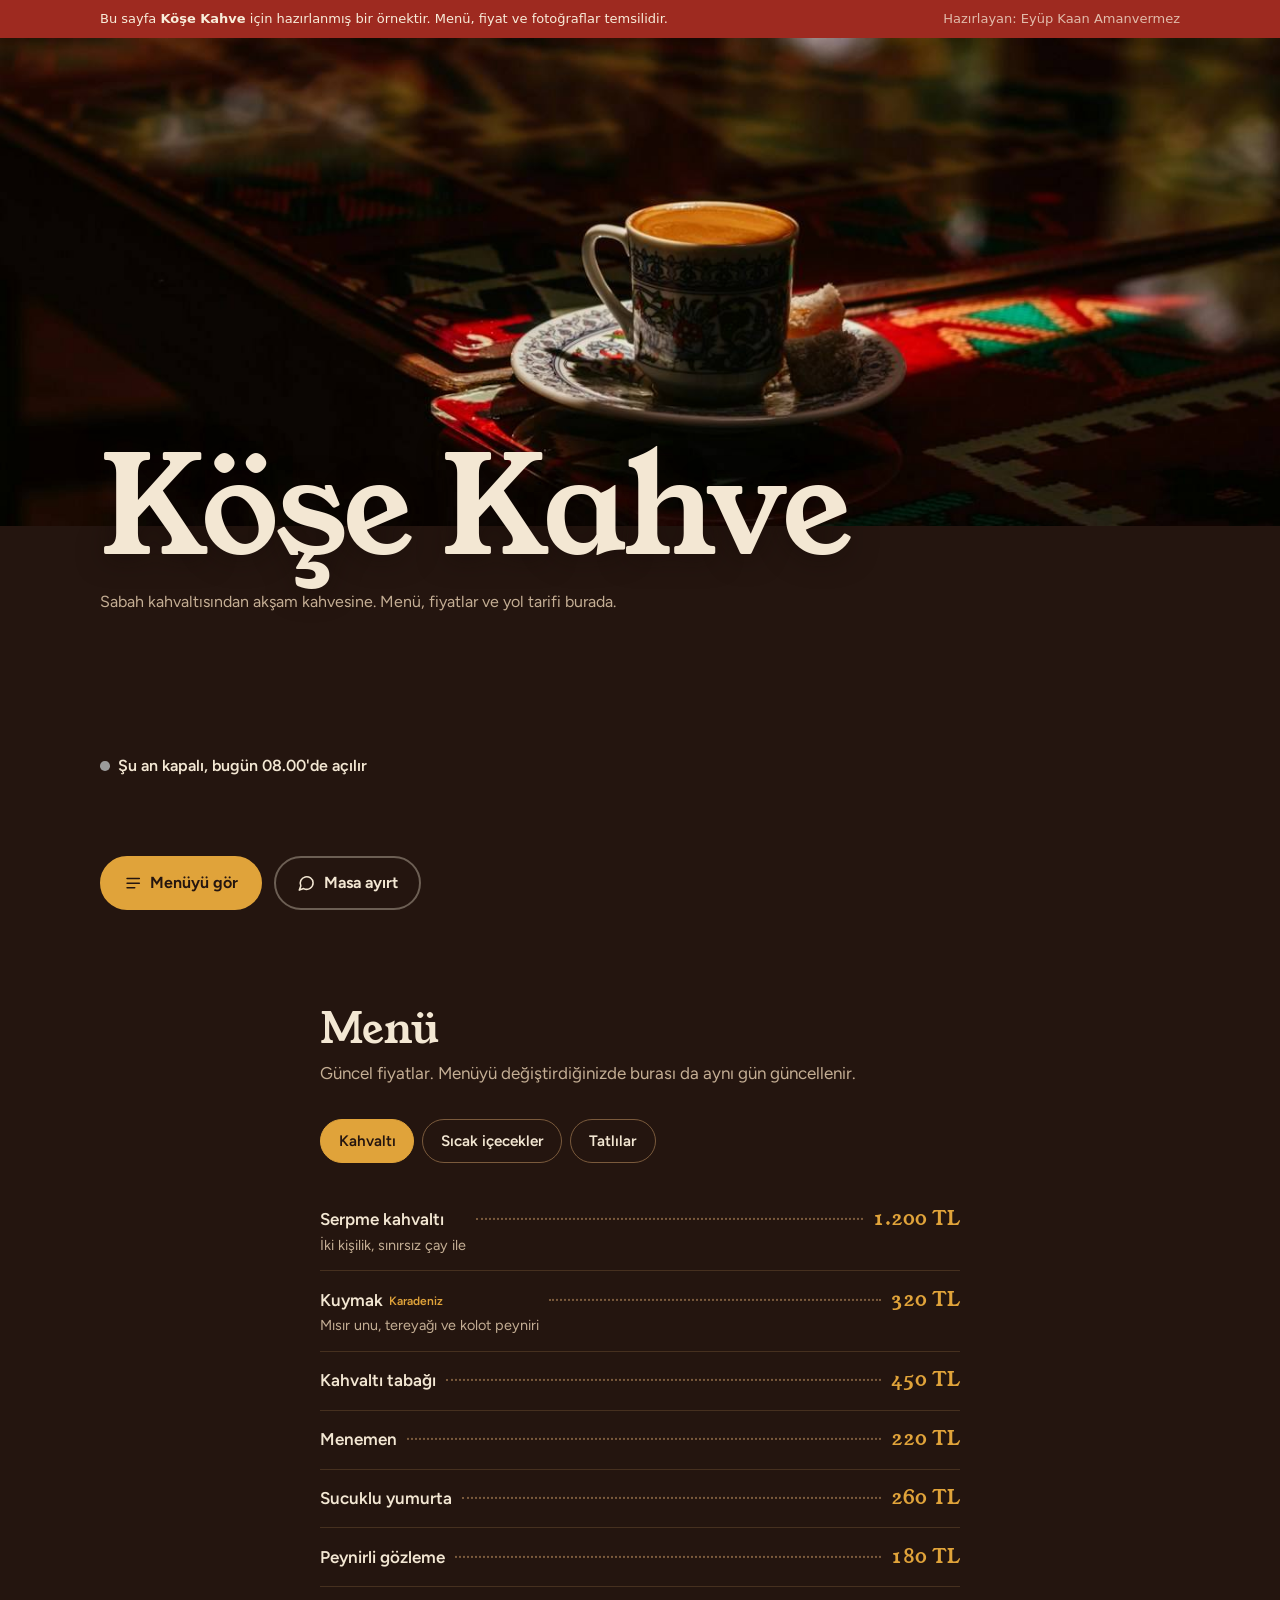
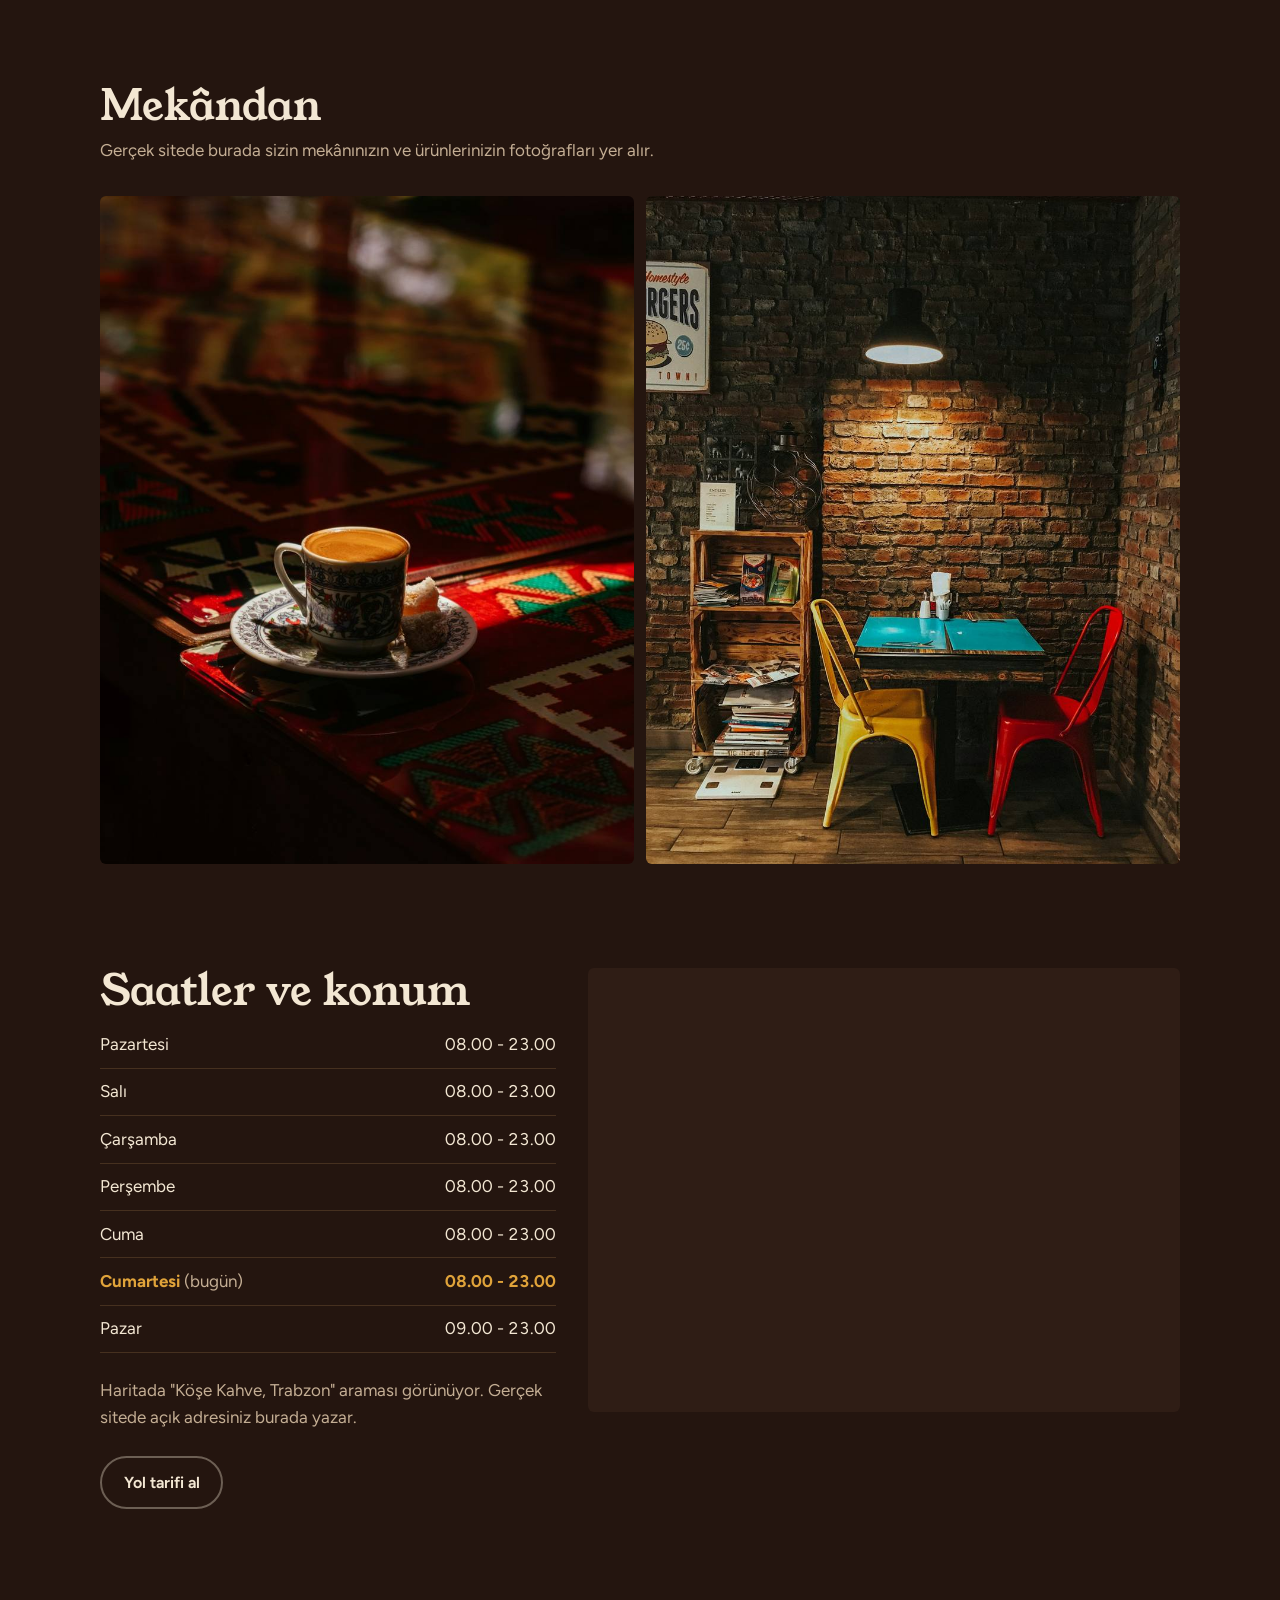
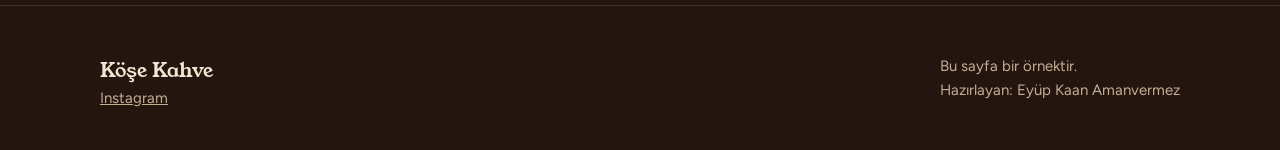
<file: kafe/index.html>
<!DOCTYPE html>
<html lang="tr">
<head>
<meta charset="utf-8">
<meta name="viewport" content="width=device-width, initial-scale=1">
<meta name="robots" content="noindex">
<title>Kafe</title>
<meta property="og:title" content="Kafeniz için web sitesi örneği">
<meta property="og:description" content="Menü, fiyatlar, çalışma saatleri ve yol tarifi tek sayfada.">
<meta property="og:image" content="https://kaanamanvermez.github.io/ornek/img/kafe-1.jpg">
<link rel="preconnect" href="https://fonts.googleapis.com">
<link rel="preconnect" href="https://fonts.gstatic.com" crossorigin>
<link href="https://fonts.googleapis.com/css2?family=Young+Serif&family=Figtree:wght@400;600;700&display=swap" rel="stylesheet">
<link rel="stylesheet" href="../ortak.css">
<style>
  :root {
    --zemin: #24150f; --yuzey: #2f1d15; --metin: #f3e7d3; --soluk: #c4ae94;
    --vurgu: #e0a33a; --vurgu-ustu: #24150f;
    --cizgi: #46301f; --cizgi-koyu: #7a5a3c;
    --serit-zemin: #9e2a20; --serit-metin: #f8ecd9;
    --baslik-yazi: "Young Serif", Georgia, serif; --baslik-kalinlik: 400; --h2-kalinlik: 400;
    --baslik-aralik: -0.02em;
    --govde-yazi: "Figtree", system-ui, sans-serif;
    --foto-kose: 6px; --galeri-sutun: 2;
    --acik-renk: #8fd19a;
  }
  .kahraman .foto { width: 100%; aspect-ratio: 1 / 1; object-fit: cover; object-position: 45% 70%; }
  @media (min-width: 860px) { .kahraman .foto { aspect-ratio: 21 / 8; object-position: 50% 62%; } }
  .kahraman .kap { margin-top: -0.6em; font-size: var(--ad-boy, clamp(3rem, 14vw, 8.5rem)); }
  .kahraman .kap > * { font-size: 1rem; }
  .kahraman .ad { font-size: inherit; line-height: 0.95; text-shadow: 0 2px 28px rgba(20, 10, 6, 0.6); }
  .kahraman .kap:has(.ad[data-uzun="orta"]) { --ad-boy: clamp(2.5rem, 10.5vw, 6.5rem); }
  .kahraman .kap:has(.ad[data-uzun="cok"]) { --ad-boy: clamp(2rem, 8vw, 4.75rem); }

  .sekmeler { display: flex; gap: 0.5rem; overflow-x: auto; margin: 0 0 1.5rem; padding-bottom: 0.25rem; }
  .sekmeler button {
    flex: none; font: inherit; font-weight: 600; font-size: 0.95rem;
    padding: 0.55rem 1.1rem; border-radius: 999px; cursor: pointer;
    background: transparent; color: var(--metin); border: 1.5px solid var(--cizgi-koyu);
  }
  .sekmeler button[aria-selected="true"] { background: var(--vurgu); color: var(--vurgu-ustu); border-color: var(--vurgu); }
  .fiyatlar .tutar { font-family: var(--baslik-yazi); font-size: 1.2rem; font-weight: 400; }
  .yerel { display: inline-block; margin-left: 0.4rem; font-size: 0.75rem; font-weight: 600; color: var(--vurgu); vertical-align: 0.1em; }
</style>
</head>
<body data-varsayilan="Köşe Kahve" data-tur="Kafe"
      data-saatler='{"1":["08:00","23:00"],"2":["08:00","23:00"],"3":["08:00","23:00"],"4":["08:00","23:00"],"5":["08:00","23:00"],"6":["08:00","23:00"],"0":["09:00","23:00"]}'>

<div class="ornek-serit"><div class="kap">
  <span>Bu sayfa <b data-ad></b> için hazırlanmış bir örnektir. Menü, fiyat ve fotoğraflar temsilidir.</span>
  <span>Hazırlayan: Eyüp Kaan Amanvermez</span>
</div></div>

<header class="kahraman">
  <img class="foto" src="../img/kafe-1.jpg" alt="Desenli masada bir fincan Türk kahvesi" width="1400" height="933">
  <div class="kap">
    <h1 class="ad" data-ad>Köşe Kahve</h1>
    <p class="slogan">Sabah kahvaltısından akşam kahvesine. Menü, fiyatlar ve yol tarifi burada.</p>
    <p class="durum" aria-live="polite"></p>
    <div class="eylemler">
      <a class="dugme" href="#menu"><svg viewBox="0 0 24 24" fill="none" stroke="currentColor" stroke-width="2" stroke-linecap="round" stroke-linejoin="round" aria-hidden="true"><path d="M4 6h16M4 12h16M4 18h10"/></svg>Menüyü gör</a>
      <a class="dugme dugme--ikincil" href="#" data-ornek="whatsapp"><svg viewBox="0 0 24 24" fill="none" stroke="currentColor" stroke-width="2" stroke-linecap="round" stroke-linejoin="round" aria-hidden="true"><path d="M21 11.5a8.4 8.4 0 0 1-12.3 7.5L3 21l2-5.5A8.4 8.4 0 1 1 21 11.5z"/></svg>Masa ayırt</a>
    </div>
  </div>
</header>

<main>
  <section class="bolum" id="menu" aria-labelledby="menu-baslik">
    <div class="kap dar">
      <h2 id="menu-baslik">Menü</h2>
      <p class="aciklama">Güncel fiyatlar. Menüyü değiştirdiğinizde burası da aynı gün güncellenir.</p>
      <div class="sekmeler" role="tablist" aria-label="Menü bölümleri">
        <button role="tab" id="s1" aria-controls="m1" aria-selected="true">Kahvaltı</button>
        <button role="tab" id="s2" aria-controls="m2" aria-selected="false" tabindex="-1">Sıcak içecekler</button>
        <button role="tab" id="s3" aria-controls="m3" aria-selected="false" tabindex="-1">Tatlılar</button>
      </div>
      <ul class="fiyatlar" id="m1" role="tabpanel" aria-labelledby="s1">
        <li><span class="is">Serpme kahvaltı<span class="not">İki kişilik, sınırsız çay ile</span></span><span class="nokta"></span><span class="tutar">1.200 TL</span></li>
        <li data-yerel="karadeniz"><span class="is">Kuymak<span class="yerel">Karadeniz</span><span class="not">Mısır unu, tereyağı ve kolot peyniri</span></span><span class="nokta"></span><span class="tutar">320 TL</span></li>
        <li data-yerel="diger" hidden><span class="is">Pankek tabağı<span class="not">Bal, tereyağı ve mevsim meyvesi</span></span><span class="nokta"></span><span class="tutar">280 TL</span></li>
        <li><span class="is">Kahvaltı tabağı</span><span class="nokta"></span><span class="tutar">450 TL</span></li>
        <li><span class="is">Menemen</span><span class="nokta"></span><span class="tutar">220 TL</span></li>
        <li><span class="is">Sucuklu yumurta</span><span class="nokta"></span><span class="tutar">260 TL</span></li>
        <li><span class="is">Peynirli gözleme</span><span class="nokta"></span><span class="tutar">180 TL</span></li>
      </ul>
      <ul class="fiyatlar" id="m2" role="tabpanel" aria-labelledby="s2" hidden>
        <li><span class="is">Çay<span class="not">İnce belli bardakta</span></span><span class="nokta"></span><span class="tutar">30 TL</span></li>
        <li><span class="is">Türk kahvesi<span class="not">Yanında lokum ile</span></span><span class="nokta"></span><span class="tutar">120 TL</span></li>
        <li><span class="is">Filtre kahve</span><span class="nokta"></span><span class="tutar">130 TL</span></li>
        <li><span class="is">Latte</span><span class="nokta"></span><span class="tutar">150 TL</span></li>
        <li><span class="is">Sahlep</span><span class="nokta"></span><span class="tutar">140 TL</span></li>
        <li><span class="is">Sıcak çikolata</span><span class="nokta"></span><span class="tutar">150 TL</span></li>
      </ul>
      <ul class="fiyatlar" id="m3" role="tabpanel" aria-labelledby="s3" hidden>
        <li data-yerel="diger" hidden><span class="is">Tiramisu</span><span class="nokta"></span><span class="tutar">200 TL</span></li>
        <li data-yerel="karadeniz"><span class="is">Laz böreği<span class="yerel">Karadeniz</span></span><span class="nokta"></span><span class="tutar">180 TL</span></li>
        <li><span class="is">San Sebastian cheesecake</span><span class="nokta"></span><span class="tutar">210 TL</span></li>
        <li><span class="is">Sufle<span class="not">Dondurma ile</span></span><span class="nokta"></span><span class="tutar">200 TL</span></li>
        <li><span class="is">Fırın sütlaç</span><span class="nokta"></span><span class="tutar">150 TL</span></li>
      </ul>
    </div>
  </section>

  <section class="bolum" aria-labelledby="mekan">
    <div class="kap">
      <h2 id="mekan">Mekândan</h2>
      <p class="aciklama">Gerçek sitede burada sizin mekânınızın ve ürünlerinizin fotoğrafları yer alır.</p>
      <div class="galeri">
        <img src="../img/kafe-2.jpg" alt="Kilim desenli masada Türk kahvesi" loading="lazy" width="900" height="1350">
        <img src="../img/kafe-3.jpg" alt="Tuğla duvar önünde renkli sandalyeli masa" loading="lazy" width="900" height="1200">
      </div>
    </div>
  </section>

  <section class="bolum" id="konum" aria-labelledby="saatler-baslik">
    <div class="kap konum">
      <div>
        <h2 id="saatler-baslik">Saatler ve konum</h2>
        <table class="saatler"><tbody></tbody></table>
        <p class="adres">Haritada "<span data-ad></span>, <span data-sehir></span>" araması görünüyor. Gerçek sitede açık adresiniz burada yazar.</p>
        <div class="eylemler"><a class="dugme dugme--ikincil" href="#konum" data-yol>Yol tarifi al</a></div>
      </div>
      <iframe class="harita" title="Harita" loading="lazy" referrerpolicy="no-referrer-when-downgrade"></iframe>
    </div>
  </section>
</main>

<footer class="alt">
  <div class="kap">
    <div><strong data-ad>Köşe Kahve</strong><br><a href="#" data-ornek="instagram">Instagram</a></div>
    <div>Bu sayfa bir örnektir.<br>Hazırlayan: Eyüp Kaan Amanvermez</div>
  </div>
</footer>

<nav class="alt-cubuk" aria-label="Hızlı erişim">
  <a href="#menu"><svg viewBox="0 0 24 24" fill="none" stroke="currentColor" stroke-width="2" stroke-linecap="round" stroke-linejoin="round" aria-hidden="true"><path d="M4 6h16M4 12h16M4 18h10"/></svg>Menü</a>
  <a href="#" data-ornek="ara"><svg viewBox="0 0 24 24" fill="none" stroke="currentColor" stroke-width="2" stroke-linecap="round" stroke-linejoin="round" aria-hidden="true"><path d="M22 16.9v3a2 2 0 0 1-2.2 2 19.8 19.8 0 0 1-8.6-3.1 19.5 19.5 0 0 1-6-6A19.8 19.8 0 0 1 2.1 4.2 2 2 0 0 1 4.1 2h3a2 2 0 0 1 2 1.7c.1.9.4 1.8.7 2.7a2 2 0 0 1-.5 2.1L8 9.8a16 16 0 0 0 6 6l1.3-1.3a2 2 0 0 1 2.1-.4c.9.3 1.8.6 2.7.7a2 2 0 0 1 1.7 2z"/></svg>Ara</a>
  <a href="#konum" data-yol><svg viewBox="0 0 24 24" fill="none" stroke="currentColor" stroke-width="2" stroke-linecap="round" stroke-linejoin="round" aria-hidden="true"><path d="M12 22s7-6.2 7-12a7 7 0 1 0-14 0c0 5.8 7 12 7 12z"/><circle cx="12" cy="10" r="2.5"/></svg>Yol tarifi</a>
</nav>

<script src="../ortak.js"></script>
</body>
</html>
</file>
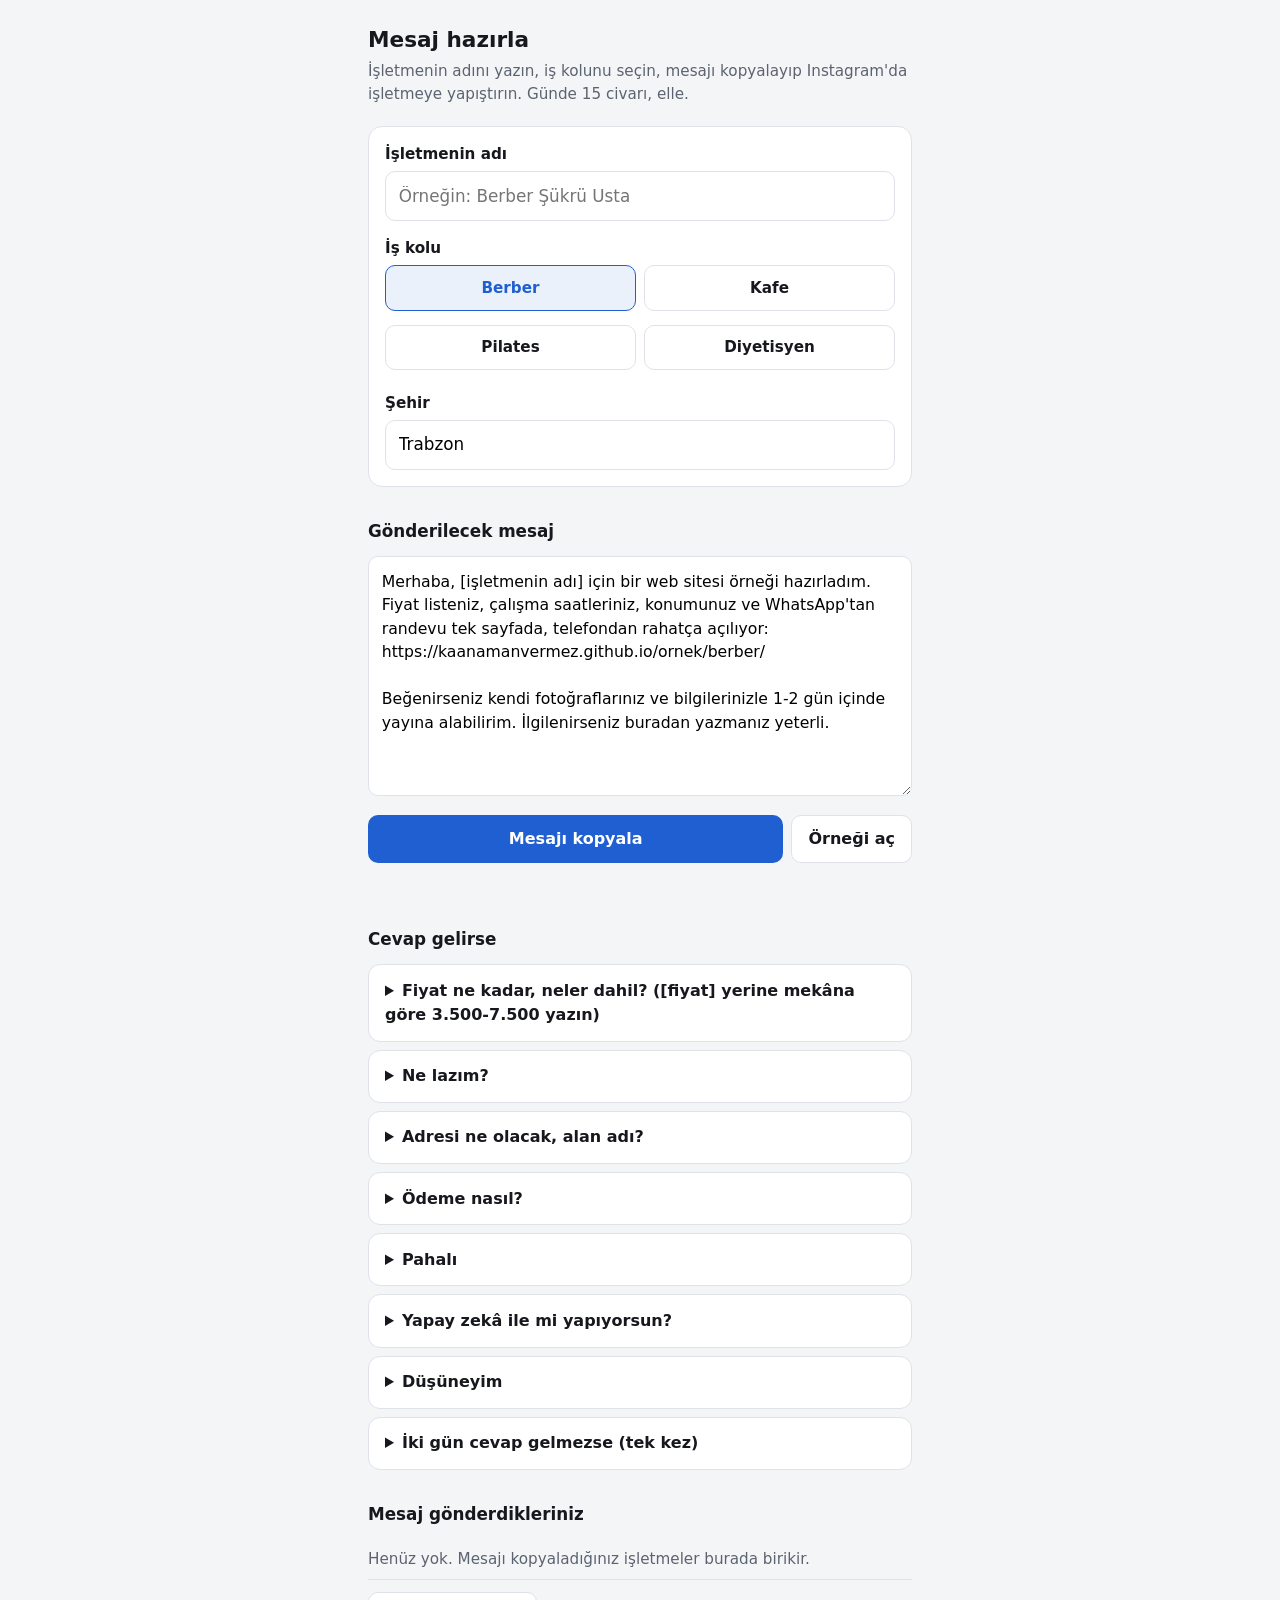
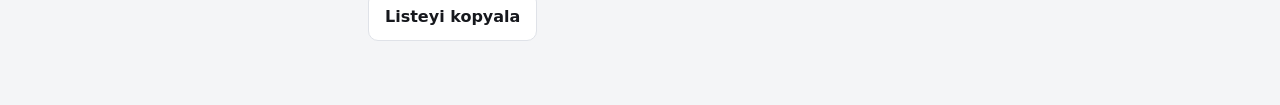
<file: mesaj/index.html>
<!DOCTYPE html>
<html lang="tr">
<head>
<meta charset="utf-8">
<meta name="viewport" content="width=device-width, initial-scale=1">
<meta name="robots" content="noindex, nofollow">
<title>Mesaj hazırla</title>
<style>
  :root { --z: #f4f5f7; --k: #ffffff; --m: #16181d; --s: #5c6370; --v: #1f5fd1; --c: #dfe2e8; --y: #1d7a46; }
  * { box-sizing: border-box; }
  body { margin: 0; background: var(--z); color: var(--m); font: 16px/1.5 system-ui, -apple-system, "Segoe UI", Roboto, sans-serif; }
  main { width: min(100% - 2rem, 34rem); margin: 0 auto; padding: 1.5rem 0 4rem; }
  h1 { font-size: 1.35rem; margin: 0 0 0.25rem; }
  h2 { font-size: 1.05rem; margin: 2rem 0 0.75rem; }
  .ust { color: var(--s); margin: 0 0 1.25rem; font-size: 0.95rem; }
  .kart { background: var(--k); border: 1px solid var(--c); border-radius: 14px; padding: 1rem; }
  label { display: block; font-weight: 600; font-size: 0.95rem; margin: 0 0 0.35rem; }
  input[type=text] { width: 100%; font: inherit; font-size: 1.05rem; padding: 0.7rem 0.8rem; border: 1.5px solid var(--c); border-radius: 10px; background: #fff; }
  input[type=text]:focus { outline: 3px solid color-mix(in srgb, var(--v) 35%, transparent); border-color: var(--v); }
  .alan + .alan { margin-top: 1rem; }
  .kollar { display: grid; grid-template-columns: 1fr 1fr; gap: 0.5rem; }
  .kollar input { position: absolute; opacity: 0; }
  .kollar span { display: block; text-align: center; padding: 0.65rem 0.5rem; border: 1.5px solid var(--c); border-radius: 10px; font-weight: 600; cursor: pointer; background: #fff; }
  .kollar input:checked + span { border-color: var(--v); background: color-mix(in srgb, var(--v) 9%, #fff); color: var(--v); }
  .kollar input:focus-visible + span { outline: 3px solid color-mix(in srgb, var(--v) 35%, transparent); }
  textarea { width: 100%; min-height: 15rem; font: inherit; font-size: 0.98rem; padding: 0.8rem; border: 1.5px solid var(--c); border-radius: 10px; resize: vertical; background: #fff; }
  .dugmeler { display: flex; gap: 0.5rem; margin-top: 0.75rem; flex-wrap: wrap; }
  button, .onizle { font: inherit; font-weight: 650; padding: 0.7rem 1rem; border-radius: 10px; border: 0; cursor: pointer; text-decoration: none; display: inline-flex; align-items: center; }
  .ana { background: var(--v); color: #fff; flex: 1; justify-content: center; min-height: 3rem; }
  .onizle, .ikincil { background: #fff; color: var(--m); border: 1.5px solid var(--c); }
  .durum { min-height: 1.5rem; margin: 0.5rem 0 0; color: var(--y); font-weight: 600; font-size: 0.95rem; }
  .bos { color: var(--s); font-size: 0.95rem; }
  details { background: var(--k); border: 1px solid var(--c); border-radius: 12px; padding: 0.85rem 1rem; }
  details + details { margin-top: 0.5rem; }
  summary { font-weight: 650; cursor: pointer; }
  details p { margin: 0.6rem 0 0.5rem; white-space: pre-line; }
  .liste { list-style: none; margin: 0; padding: 0; }
  .liste li { display: flex; justify-content: space-between; gap: 1rem; padding: 0.55rem 0; border-bottom: 1px solid var(--c); font-size: 0.95rem; }
  .liste li span:last-child { color: var(--s); white-space: nowrap; }
</style>
</head>
<body>
<main>
  <h1>Mesaj hazırla</h1>
  <p class="ust">İşletmenin adını yazın, iş kolunu seçin, mesajı kopyalayıp Instagram'da işletmeye yapıştırın. Günde 15 civarı, elle.</p>

  <div class="kart">
    <div class="alan">
      <label for="ad">İşletmenin adı</label>
      <input type="text" id="ad" autocomplete="off" placeholder="Örneğin: Berber Şükrü Usta">
    </div>
    <div class="alan">
      <label id="kol-etiket">İş kolu</label>
      <div class="kollar" role="radiogroup" aria-labelledby="kol-etiket">
        <label><input type="radio" name="kol" value="berber" checked><span>Berber</span></label>
        <label><input type="radio" name="kol" value="kafe"><span>Kafe</span></label>
        <label><input type="radio" name="kol" value="pilates"><span>Pilates</span></label>
        <label><input type="radio" name="kol" value="diyetisyen"><span>Diyetisyen</span></label>
      </div>
    </div>
    <div class="alan">
      <label for="sehir">Şehir</label>
      <input type="text" id="sehir" value="Trabzon" autocomplete="off">
    </div>
  </div>

  <h2>Gönderilecek mesaj</h2>
  <textarea id="mesaj" aria-label="Gönderilecek mesaj"></textarea>
  <div class="dugmeler">
    <button class="ana" id="kopyala" type="button">Mesajı kopyala</button>
    <a class="onizle" id="onizle" href="#" target="_blank" rel="noopener">Örneği aç</a>
  </div>
  <p class="durum" id="durum" role="status"></p>

  <h2>Cevap gelirse</h2>
  <div id="kaliplar"></div>

  <h2>Mesaj gönderdikleriniz</h2>
  <ul class="liste" id="liste"></ul>
  <div class="dugmeler"><button class="ikincil" id="liste-kopyala" type="button">Listeyi kopyala</button></div>
</main>

<script>
(function () {
  var TABAN = 'https://kaanamanvermez.github.io/ornek/';
  var OZELLIK = {
    berber: 'Fiyat listeniz, çalışma saatleriniz, konumunuz ve WhatsApp\'tan randevu',
    kafe: 'Menünüz, fiyatlarınız, çalışma saatleriniz ve yol tarifi',
    pilates: 'Ders programınız, paketleriniz ve WhatsApp\'tan deneme dersi',
    diyetisyen: 'Hizmetleriniz, çalışma şekliniz ve WhatsApp\'tan randevu'
  };
  var KALIPLAR = [
    ['Fiyat ne kadar, neler dahil? ([fiyat] yerine mekâna göre 3.500-7.500 yazın)', 'Sizin için [fiyat] TL, tek seferlik, aylık ücret yok. Ödemeyi site yayına girince alıyorum, beğenmezseniz hiçbir ücret yok. Sizin fotoğraflarınız, fiyat listeniz (ya da menünüz), çalışma saatleriniz, haritada konumunuz ve WhatsApp butonu dahil. Yayından sonraki ilk ay küçük değişiklikleri ücretsiz yaparım.'],
    ['Ne lazım?', 'Logonuz varsa logo, 5-10 fotoğraf, hizmet ve fiyat listeniz (ya da menünüz), çalışma saatleriniz, açık adresiniz, WhatsApp numaranız ve Instagram hesabınız. Hepsini buradan atabilirsiniz.'],
    ['Adresi ne olacak, alan adı?', 'Site ücretsiz bir adreste yayına girer. İsterseniz isletmeniz.com gibi kendi adresinizi de bağlarım. Onun yıllık ücreti yaklaşık 500-600 TL, alan adı firmasına ödenir.'],
    ['Ödeme nasıl?', 'Site yayına girince, siz bakıp onayladıktan sonra havale ya da EFT ile. Önden hiçbir ödeme yok.'],
    ['Pahalı', 'Ajanslarda tek sayfalık site 10.000 TL\'den başlıyor. Ben hazır tasarım üzerinden çalıştığım için çok daha uygun. Beğenmezseniz de hiçbir ücret ödemezsiniz.'],
    ['Yapay zekâ ile mi yapıyorsun?', 'Tasarımda ve kodda yapay zekâ araçlarından yararlanıyorum. Sitenin her parçasını ben kontrol edip yayına alıyorum.'],
    ['Düşüneyim', 'Tabii, acelesi yok. Örnek bağlantı sizde kalsın, aklınıza takılan bir şey olursa buradan yazabilirsiniz.'],
    ['İki gün cevap gelmezse (tek kez)', 'Merhaba, geçen gün gönderdiğim site örneğine bakabildiniz mi? Sorunuz olursa buradan yazabilirsiniz.']
  ];

  var ad = document.getElementById('ad'), sehir = document.getElementById('sehir');
  var mesaj = document.getElementById('mesaj'), onizle = document.getElementById('onizle');
  var durum = document.getElementById('durum');

  function kol() { return document.querySelector('input[name=kol]:checked').value; }
  function parca(s) { return encodeURIComponent(s.trim().replace(/\s+/g, '-')); }
  function baglanti() {
    var a = ad.value.trim(), s = sehir.value.trim();
    var u = TABAN + kol() + '/';
    var q = [];
    if (a) q.push('ad=' + parca(a));
    if (s && s.toLocaleLowerCase('tr') !== 'trabzon') q.push('sehir=' + parca(s));
    return q.length ? u + '?' + q.join('&') : u;
  }
  function guncelle() {
    var a = ad.value.trim() || '[işletmenin adı]';
    var u = baglanti();
    onizle.href = u;
    mesaj.value = 'Merhaba, ' + a + ' için bir web sitesi örneği hazırladım. ' + OZELLIK[kol()] +
      ' tek sayfada, telefondan rahatça açılıyor:\n' + u +
      '\n\nBeğenirseniz kendi fotoğraflarınız ve bilgilerinizle 1-2 gün içinde yayına alabilirim. İlgilenirseniz buradan yazmanız yeterli.';
    durum.textContent = '';
  }
  [ad, sehir].forEach(function (e) { e.addEventListener('input', guncelle); });
  document.querySelectorAll('input[name=kol]').forEach(function (e) { e.addEventListener('change', guncelle); });

  function kopyala(metin, tamam) {
    if (navigator.clipboard && window.isSecureContext) {
      navigator.clipboard.writeText(metin).then(tamam, function () { eski(metin); tamam(); });
    } else { eski(metin); tamam(); }
  }
  function eski(metin) {
    var t = document.createElement('textarea'); t.value = metin; document.body.append(t);
    t.select(); document.execCommand('copy'); t.remove();
  }

  // Gönderilenler bu telefonda saklanır, başka yere gitmez
  var ANAHTAR = 'gonderilenler';
  function oku() { try { return JSON.parse(localStorage.getItem(ANAHTAR)) || []; } catch (e) { return []; } }
  function listele() {
    var l = oku(), ul = document.getElementById('liste'); ul.textContent = '';
    if (!l.length) { var b = document.createElement('li'); b.className = 'bos'; b.textContent = 'Henüz yok. Mesajı kopyaladığınız işletmeler burada birikir.'; ul.append(b); return; }
    l.slice().reverse().forEach(function (x) {
      var li = document.createElement('li'), a = document.createElement('span'), t = document.createElement('span');
      a.textContent = x.ad + ' (' + x.kol + ')'; t.textContent = x.tarih; li.append(a, t); ul.append(li);
    });
  }
  document.getElementById('kopyala').addEventListener('click', function () {
    if (!ad.value.trim()) { durum.style.color = '#b3261e'; durum.textContent = 'Önce işletmenin adını yazın.'; ad.focus(); return; }
    kopyala(mesaj.value, function () {
      var l = oku(), simdi = new Date();
      var tarih = simdi.toLocaleDateString('tr-TR', { day: 'numeric', month: 'short' }) + ' ' + simdi.toLocaleTimeString('tr-TR', { hour: '2-digit', minute: '2-digit' });
      if (!l.some(function (x) { return x.ad === ad.value.trim() && x.kol === kol(); })) {
        l.push({ ad: ad.value.trim(), kol: kol(), tarih: tarih }); localStorage.setItem(ANAHTAR, JSON.stringify(l));
      }
      listele();
      durum.style.color = ''; durum.textContent = 'Kopyalandı. Instagram\'da işletmenin mesaj kutusuna yapıştırın.';
    });
  });
  document.getElementById('liste-kopyala').addEventListener('click', function () {
    var l = oku();
    var metin = l.map(function (x) { return x.tarih + ' | ' + x.ad + ' | ' + x.kol; }).join('\n') || 'Liste boş';
    kopyala(metin, function () { durum.style.color = ''; durum.textContent = 'Liste kopyalandı.'; });
  });

  var kap = document.getElementById('kaliplar');
  KALIPLAR.forEach(function (k) {
    var d = document.createElement('details'), s = document.createElement('summary'), p = document.createElement('p'), b = document.createElement('button');
    s.textContent = k[0]; p.textContent = k[1]; b.type = 'button'; b.className = 'ikincil'; b.textContent = 'Kopyala';
    b.addEventListener('click', function () { kopyala(k[1], function () { b.textContent = 'Kopyalandı'; setTimeout(function () { b.textContent = 'Kopyala'; }, 1800); }); });
    d.append(s, p, b); kap.append(d);
  });

  // Hazır bağlantıyla gelinirse (mesaj/?ad=...&kol=...) alanları doldur
  var gelen = new URLSearchParams(location.search);
  if (gelen.get('ad')) ad.value = gelen.get('ad').replace(/-/g, ' ').slice(0, 48);
  if (gelen.get('sehir')) sehir.value = gelen.get('sehir').replace(/-/g, ' ').slice(0, 30);
  if (OZELLIK.hasOwnProperty(gelen.get('kol'))) {
    document.querySelectorAll('input[name=kol]').forEach(function (r) { r.checked = r.value === gelen.get('kol'); });
  }

  guncelle(); listele();
})();
</script>
</body>
</html>
</file>
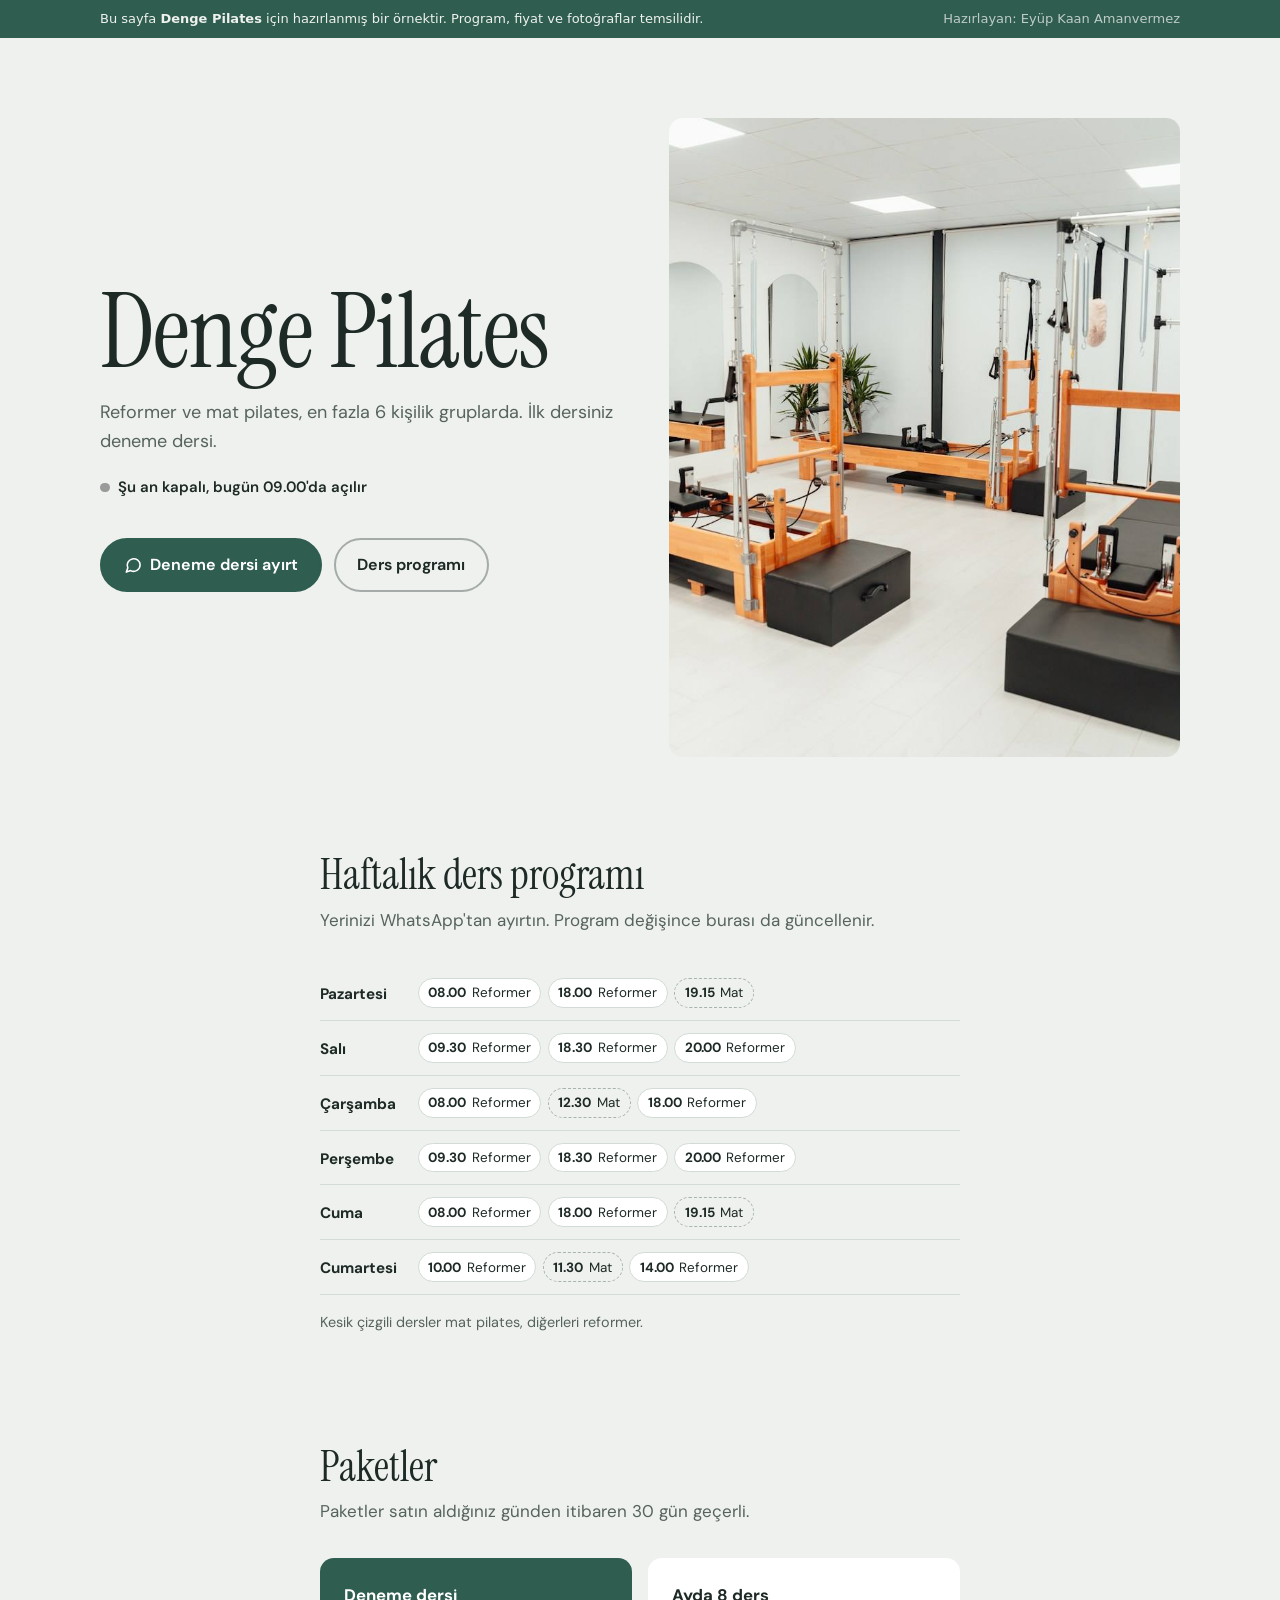
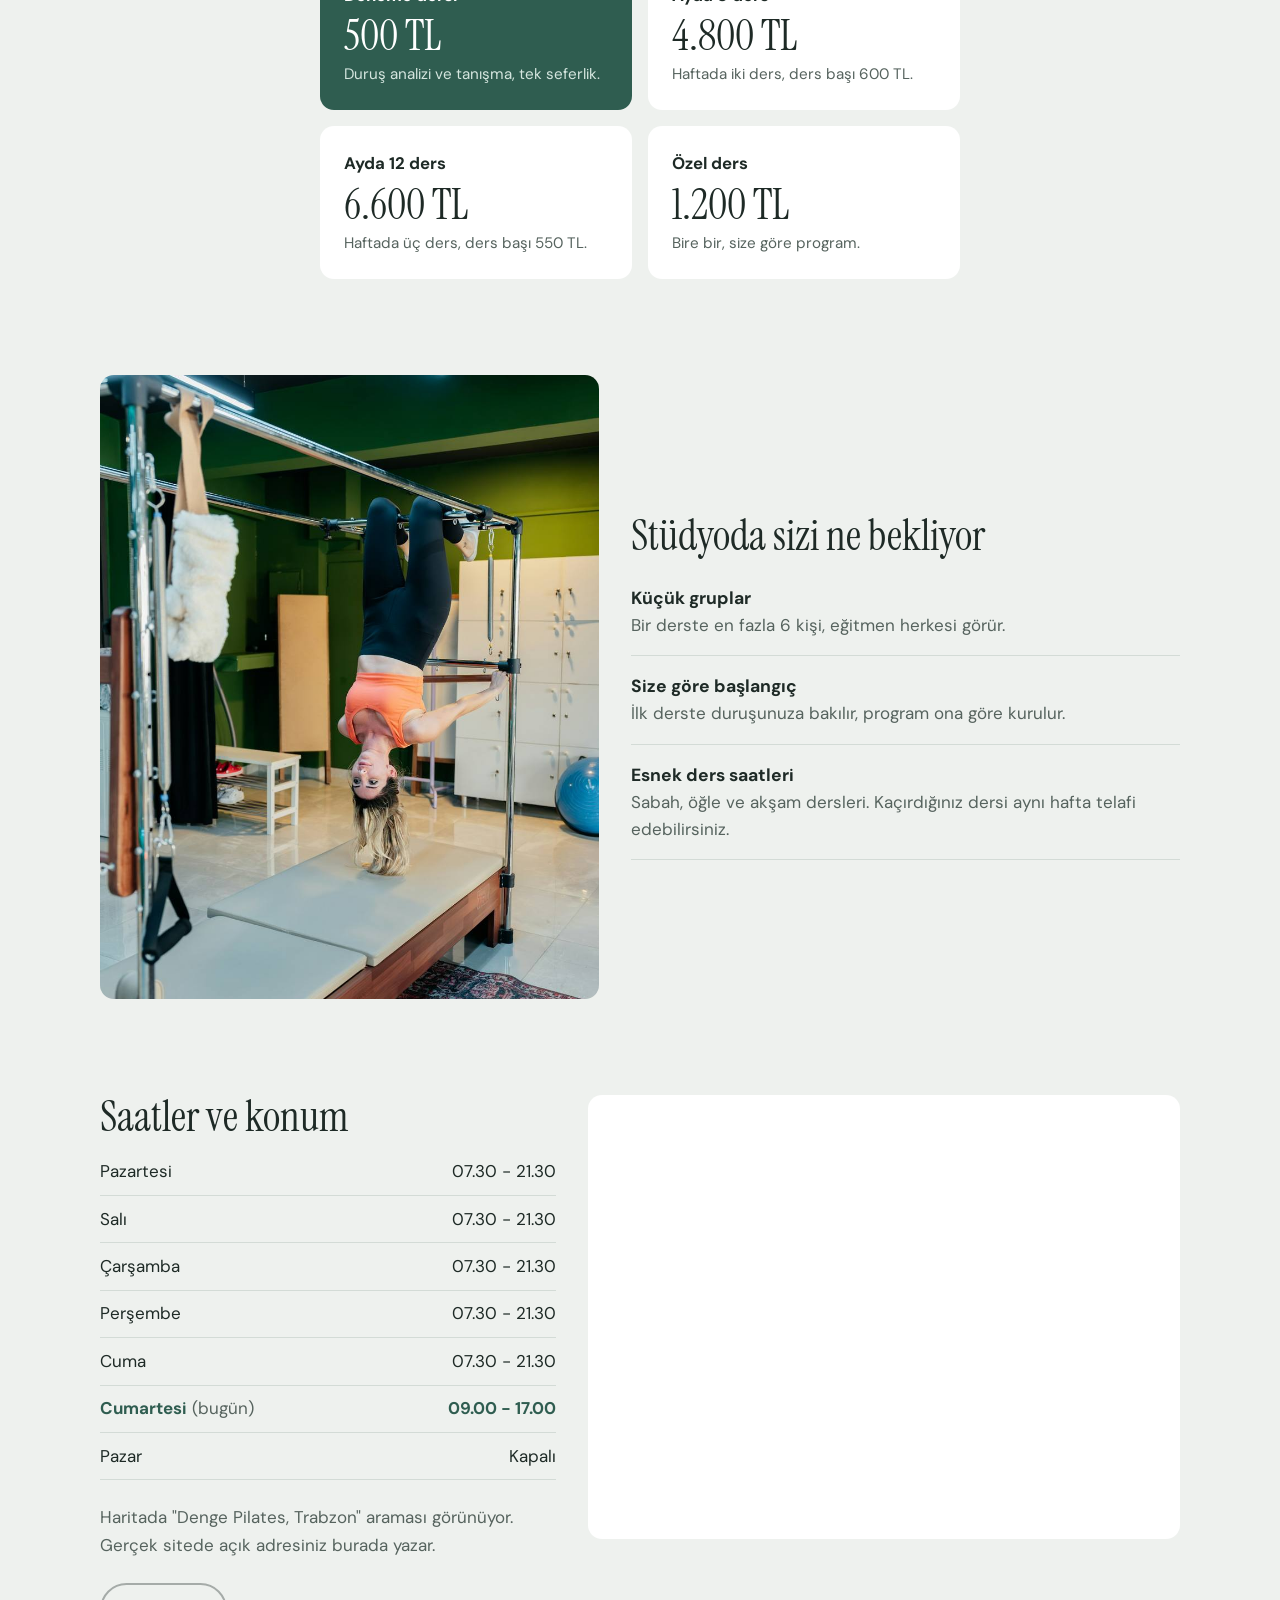
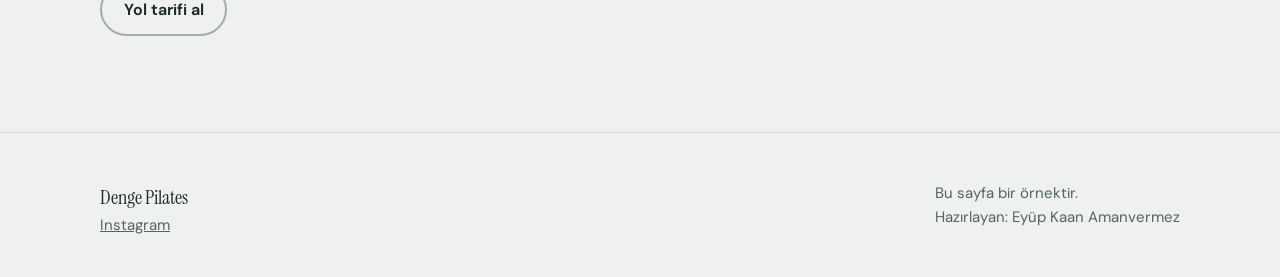
<file: pilates/index.html>
<!DOCTYPE html>
<html lang="tr">
<head>
<meta charset="utf-8">
<meta name="viewport" content="width=device-width, initial-scale=1">
<meta name="robots" content="noindex">
<title>Pilates stüdyosu</title>
<meta property="og:title" content="Stüdyonuz için web sitesi örneği">
<meta property="og:description" content="Ders programı, paketler, konum ve WhatsApp'tan deneme dersi tek sayfada.">
<meta property="og:image" content="https://kaanamanvermez.github.io/ornek/img/pilates-1.jpg">
<link rel="preconnect" href="https://fonts.googleapis.com">
<link rel="preconnect" href="https://fonts.gstatic.com" crossorigin>
<link href="https://fonts.googleapis.com/css2?family=Instrument+Serif&family=DM+Sans:opsz,wght@9..40,400;9..40,600;9..40,700&display=swap" rel="stylesheet">
<link rel="stylesheet" href="../ortak.css">
<style>
  :root {
    --zemin: #eef1ee; --yuzey: #ffffff; --metin: #1e2a26; --soluk: #56635e;
    --vurgu: #2f5d50; --vurgu-ustu: #ffffff;
    --cizgi: #d3dbd6; --cizgi-koyu: #a7b3ac;
    --serit-zemin: #2f5d50; --serit-metin: #eef1ee;
    --baslik-yazi: "Instrument Serif", Georgia, serif; --baslik-kalinlik: 400; --h2-kalinlik: 400;
    --baslik-aralik: -0.015em;
    --govde-yazi: "DM Sans", system-ui, sans-serif;
    --foto-kose: 14px; --dugme-kose: 999px;
    --acik-renk: #2f9e6a; --cubuk-zemin: #ffffff;
  }
  .kahraman { padding: clamp(2.5rem, 7vw, 5rem) 0 0; }
  .kahraman .kap { display: grid; gap: 2rem; }
  @media (min-width: 860px) { .kahraman .kap { grid-template-columns: 1.05fr 1fr; align-items: center; } }
  .kahraman .ad { line-height: 0.95; }
  .kahraman .foto { width: 100%; aspect-ratio: 4 / 3; object-fit: cover; border-radius: var(--foto-kose); }
  @media (min-width: 860px) { .kahraman .foto { aspect-ratio: 4 / 5; } }

  .program { display: grid; gap: 0; }
  .program .gun { display: grid; grid-template-columns: 5.6rem 1fr; gap: 0.5rem; padding: 0.75rem 0; border-bottom: 1px solid var(--cizgi); align-items: start; }
  .program .gun > span { font-weight: 700; padding-top: 0.25rem; font-size: 0.95rem; }
  .program ul { list-style: none; margin: 0; padding: 0; display: flex; flex-wrap: wrap; gap: 0.4rem; }
  .program li { background: var(--yuzey); border: 1px solid var(--cizgi); border-radius: 999px; padding: 0.2rem 0.6rem; font-size: 0.84rem; font-variant-numeric: tabular-nums; white-space: nowrap; }
  .program li b { font-weight: 700; margin-right: 0.35rem; }
  .program li[data-tur="mat"] { background: transparent; border-style: dashed; border-color: var(--cizgi-koyu); }
  .program-not { margin-top: 1rem; font-size: 0.9rem; color: var(--soluk); }

  .paketler { display: grid; gap: 1rem; }
  @media (min-width: 700px) { .paketler { grid-template-columns: repeat(2, 1fr); } }
  .paket { background: var(--yuzey); border-radius: var(--foto-kose); padding: 1.5rem; }
  .paket h3 { margin: 0; font-size: 1.05rem; font-weight: 700; }
  .paket .tutar { display: block; margin: 0.5rem 0 0.25rem; font-family: var(--baslik-yazi); font-size: 2.6rem; line-height: 1; }
  .paket p { margin: 0; color: var(--soluk); font-size: 0.95rem; }
  .paket--one { background: var(--vurgu); color: #fff; }
  .paket--one p { color: #d5e6df; }

  .studyo { display: grid; gap: 2rem; }
  @media (min-width: 860px) { .studyo { grid-template-columns: 1fr 1.1fr; align-items: center; } }
  .studyo img { width: 100%; aspect-ratio: 4 / 5; object-fit: cover; border-radius: var(--foto-kose); }
  .studyo ul { margin: 0; padding: 0; list-style: none; }
  .studyo li { padding: 1rem 0; border-bottom: 1px solid var(--cizgi); }
  .studyo li b { display: block; font-size: 1.1rem; }
  .studyo li span { color: var(--soluk); }
</style>
</head>
<body data-varsayilan="Denge Pilates" data-tur="Pilates stüdyosu"
      data-saatler='{"1":["07:30","21:30"],"2":["07:30","21:30"],"3":["07:30","21:30"],"4":["07:30","21:30"],"5":["07:30","21:30"],"6":["09:00","17:00"],"0":null}'>

<div class="ornek-serit"><div class="kap">
  <span>Bu sayfa <b data-ad></b> için hazırlanmış bir örnektir. Program, fiyat ve fotoğraflar temsilidir.</span>
  <span>Hazırlayan: Eyüp Kaan Amanvermez</span>
</div></div>

<header class="kahraman">
  <div class="kap">
    <div>
      <h1 class="ad" data-ad>Denge Pilates</h1>
      <p class="slogan">Reformer ve mat pilates, en fazla 6 kişilik gruplarda. İlk dersiniz deneme dersi.</p>
      <p class="durum" aria-live="polite"></p>
      <div class="eylemler">
        <a class="dugme" href="#" data-ornek="whatsapp"><svg viewBox="0 0 24 24" fill="none" stroke="currentColor" stroke-width="2" stroke-linecap="round" stroke-linejoin="round" aria-hidden="true"><path d="M21 11.5a8.4 8.4 0 0 1-12.3 7.5L3 21l2-5.5A8.4 8.4 0 1 1 21 11.5z"/></svg>Deneme dersi ayırt</a>
        <a class="dugme dugme--ikincil" href="#program">Ders programı</a>
      </div>
    </div>
    <img class="foto" src="../img/pilates-1.jpg" alt="Reformer aletleri olan aydınlık pilates stüdyosu" width="1400" height="933">
  </div>
</header>

<main>
  <section class="bolum" id="program" aria-labelledby="program-baslik">
    <div class="kap dar">
      <h2 id="program-baslik">Haftalık ders programı</h2>
      <p class="aciklama">Yerinizi WhatsApp'tan ayırtın. Program değişince burası da güncellenir.</p>
      <div class="program">
        <div class="gun"><span>Pazartesi</span><ul><li><b>08.00</b>Reformer</li><li><b>18.00</b>Reformer</li><li data-tur="mat"><b>19.15</b>Mat</li></ul></div>
        <div class="gun"><span>Salı</span><ul><li><b>09.30</b>Reformer</li><li><b>18.30</b>Reformer</li><li><b>20.00</b>Reformer</li></ul></div>
        <div class="gun"><span>Çarşamba</span><ul><li><b>08.00</b>Reformer</li><li data-tur="mat"><b>12.30</b>Mat</li><li><b>18.00</b>Reformer</li></ul></div>
        <div class="gun"><span>Perşembe</span><ul><li><b>09.30</b>Reformer</li><li><b>18.30</b>Reformer</li><li><b>20.00</b>Reformer</li></ul></div>
        <div class="gun"><span>Cuma</span><ul><li><b>08.00</b>Reformer</li><li><b>18.00</b>Reformer</li><li data-tur="mat"><b>19.15</b>Mat</li></ul></div>
        <div class="gun"><span>Cumartesi</span><ul><li><b>10.00</b>Reformer</li><li data-tur="mat"><b>11.30</b>Mat</li><li><b>14.00</b>Reformer</li></ul></div>
      </div>
      <p class="program-not">Kesik çizgili dersler mat pilates, diğerleri reformer.</p>
    </div>
  </section>

  <section class="bolum" aria-labelledby="paket-baslik">
    <div class="kap dar">
      <h2 id="paket-baslik">Paketler</h2>
      <p class="aciklama">Paketler satın aldığınız günden itibaren 30 gün geçerli.</p>
      <div class="paketler">
        <div class="paket paket--one"><h3>Deneme dersi</h3><span class="tutar">500 TL</span><p>Duruş analizi ve tanışma, tek seferlik.</p></div>
        <div class="paket"><h3>Ayda 8 ders</h3><span class="tutar">4.800 TL</span><p>Haftada iki ders, ders başı 600 TL.</p></div>
        <div class="paket"><h3>Ayda 12 ders</h3><span class="tutar">6.600 TL</span><p>Haftada üç ders, ders başı 550 TL.</p></div>
        <div class="paket"><h3>Özel ders</h3><span class="tutar">1.200 TL</span><p>Bire bir, size göre program.</p></div>
      </div>
    </div>
  </section>

  <section class="bolum" aria-labelledby="studyo-baslik">
    <div class="kap studyo">
      <img src="../img/pilates-2.jpg" alt="Cadillac aletinde pilates yapan kadın" loading="lazy" width="900" height="1350">
      <div>
        <h2 id="studyo-baslik">Stüdyoda sizi ne bekliyor</h2>
        <ul>
          <li><b>Küçük gruplar</b><span>Bir derste en fazla 6 kişi, eğitmen herkesi görür.</span></li>
          <li><b>Size göre başlangıç</b><span>İlk derste duruşunuza bakılır, program ona göre kurulur.</span></li>
          <li><b>Esnek ders saatleri</b><span>Sabah, öğle ve akşam dersleri. Kaçırdığınız dersi aynı hafta telafi edebilirsiniz.</span></li>
        </ul>
      </div>
    </div>
  </section>

  <section class="bolum" id="konum" aria-labelledby="saatler-baslik">
    <div class="kap konum">
      <div>
        <h2 id="saatler-baslik">Saatler ve konum</h2>
        <table class="saatler"><tbody></tbody></table>
        <p class="adres">Haritada "<span data-ad></span>, <span data-sehir></span>" araması görünüyor. Gerçek sitede açık adresiniz burada yazar.</p>
        <div class="eylemler"><a class="dugme dugme--ikincil" href="#konum" data-yol>Yol tarifi al</a></div>
      </div>
      <iframe class="harita" title="Harita" loading="lazy" referrerpolicy="no-referrer-when-downgrade"></iframe>
    </div>
  </section>
</main>

<footer class="alt">
  <div class="kap">
    <div><strong data-ad>Denge Pilates</strong><br><a href="#" data-ornek="instagram">Instagram</a></div>
    <div>Bu sayfa bir örnektir.<br>Hazırlayan: Eyüp Kaan Amanvermez</div>
  </div>
</footer>

<nav class="alt-cubuk" aria-label="Hızlı erişim">
  <a href="#program"><svg viewBox="0 0 24 24" fill="none" stroke="currentColor" stroke-width="2" stroke-linecap="round" stroke-linejoin="round" aria-hidden="true"><rect x="3" y="4" width="18" height="17" rx="2"/><path d="M3 9h18M8 2v4M16 2v4"/></svg>Program</a>
  <a href="#" data-ornek="whatsapp"><svg viewBox="0 0 24 24" fill="none" stroke="currentColor" stroke-width="2" stroke-linecap="round" stroke-linejoin="round" aria-hidden="true"><path d="M21 11.5a8.4 8.4 0 0 1-12.3 7.5L3 21l2-5.5A8.4 8.4 0 1 1 21 11.5z"/></svg>Ders ayırt</a>
  <a href="#konum" data-yol><svg viewBox="0 0 24 24" fill="none" stroke="currentColor" stroke-width="2" stroke-linecap="round" stroke-linejoin="round" aria-hidden="true"><path d="M12 22s7-6.2 7-12a7 7 0 1 0-14 0c0 5.8 7 12 7 12z"/><circle cx="12" cy="10" r="2.5"/></svg>Yol tarifi</a>
</nav>

<script src="../ortak.js"></script>
</body>
</html>
</file>
<file: ortak.css>
/* Ortak iskelet. Her iş kolu :root değişkenlerini kendi sayfasında verir. */
*,
*::before,
*::after { box-sizing: border-box; }

[hidden] { display: none !important; }
html { -webkit-text-size-adjust: 100%; scroll-behavior: smooth; }
@media (prefers-reduced-motion: reduce) { html { scroll-behavior: auto; } }

body {
  margin: 0;
  background: var(--zemin);
  color: var(--metin);
  font-family: var(--govde-yazi);
  font-size: 1.0625rem;
  line-height: 1.6;
  padding-bottom: 4.5rem; /* alt çubuk için */
}
@media (min-width: 860px) { body { padding-bottom: 0; } }

img { display: block; max-width: 100%; height: auto; }
a { color: inherit; }
:focus-visible { outline: 3px solid var(--vurgu); outline-offset: 3px; border-radius: 4px; }

.kap { width: min(100% - 2.5rem, 1080px); margin-inline: auto; }
.dar { max-width: 40rem; }

/* Örnek şeridi */
.ornek-serit {
  background: var(--serit-zemin, #fff);
  color: var(--serit-metin, #1d1d1b);
  font-family: system-ui, -apple-system, "Segoe UI", sans-serif;
  font-size: 0.8125rem;
  line-height: 1.45;
  padding: 0.6rem 0;
}
.ornek-serit .kap { display: flex; flex-wrap: wrap; gap: 0.25rem 1rem; justify-content: space-between; }
.ornek-serit b { font-weight: 650; }
.ornek-serit span:last-child { opacity: 0.75; }

/* Başlık alanı */
.kahraman { position: relative; }
.ad {
  font-family: var(--baslik-yazi);
  font-weight: var(--baslik-kalinlik, 700);
  line-height: 0.92;
  letter-spacing: var(--baslik-aralik, -0.01em);
  margin: 0;
  overflow-wrap: anywhere;
  font-size: var(--ad-boy, clamp(3rem, 14vw, 8.5rem));
}
.ad[data-uzun="orta"] { --ad-boy: clamp(2.5rem, 10.5vw, 6.5rem); }
.ad[data-uzun="cok"] { --ad-boy: clamp(2rem, 8vw, 4.75rem); }
.slogan { font-size: 1.125rem; color: var(--soluk); margin: 1rem 0 0; max-width: 34rem; }

.durum {
  display: inline-flex; align-items: center; gap: 0.55rem;
  font-size: 0.9375rem; font-weight: 600;
  margin-top: 1.25rem;
}
.durum::before {
  content: ""; width: 0.6rem; height: 0.6rem; border-radius: 50%;
  background: var(--kapali-renk, #9a9a9a);
}
.durum[data-acik="evet"]::before { background: var(--acik-renk, #3fae5a); box-shadow: 0 0 0 4px color-mix(in srgb, var(--acik-renk, #3fae5a) 25%, transparent); }

.eylemler { display: flex; flex-wrap: wrap; gap: 0.75rem; margin-top: 1.5rem; }
.dugme {
  display: inline-flex; align-items: center; justify-content: center; gap: 0.5rem;
  min-height: 3rem; padding: 0.75rem 1.35rem;
  font: inherit; font-weight: 650; font-size: 1rem;
  text-decoration: none; cursor: pointer;
  border-radius: var(--dugme-kose, 999px);
  border: 2px solid var(--vurgu);
  background: var(--vurgu); color: var(--vurgu-ustu);
}
.dugme--ikincil { background: transparent; color: var(--metin); border-color: color-mix(in srgb, var(--metin) 35%, transparent); }
.dugme svg { width: 1.15rem; height: 1.15rem; flex: none; }

/* Bölümler */
.bolum { padding: clamp(3.5rem, 9vw, 6rem) 0; }
.bolum + .bolum { padding-top: 0; }
.bolum h2 {
  font-family: var(--baslik-yazi);
  font-weight: var(--h2-kalinlik, 600);
  font-size: clamp(1.75rem, 5vw, 2.6rem);
  line-height: 1.1;
  margin: 0 0 0.5rem;
}
.bolum .aciklama { color: var(--soluk); margin: 0 0 2rem; }

/* Fiyat listesi (noktalı çizgiyle) */
.fiyatlar { list-style: none; margin: 0; padding: 0; }
.fiyatlar li { display: flex; align-items: baseline; gap: 0.6rem; padding: 0.85rem 0; border-bottom: 1px solid var(--cizgi); }
.fiyatlar .is { font-weight: 600; }
.fiyatlar .not { display: block; font-weight: 400; font-size: 0.9rem; color: var(--soluk); }
.fiyatlar .nokta { flex: 1; border-bottom: 2px dotted var(--cizgi-koyu, var(--cizgi)); transform: translateY(-0.3em); min-width: 1.5rem; }
.fiyatlar .tutar { font-variant-numeric: tabular-nums; font-weight: 700; color: var(--fiyat-renk, var(--vurgu)); white-space: nowrap; }

/* Galeri */
.galeri {
  display: grid; grid-auto-flow: column; grid-auto-columns: min(78%, 22rem);
  gap: 0.75rem; overflow-x: auto; scroll-snap-type: x mandatory;
  padding-bottom: 0.5rem; scrollbar-width: thin;
}
.galeri img { width: 100%; aspect-ratio: 4 / 5; object-fit: cover; scroll-snap-align: start; border-radius: var(--foto-kose, 0); }
@media (min-width: 860px) { .galeri { grid-auto-flow: row; grid-template-columns: repeat(var(--galeri-sutun, 3), 1fr); overflow: visible; } }

/* Saatler ve konum */
.konum { display: grid; gap: 2rem; }
@media (min-width: 860px) { .konum { grid-template-columns: 1fr 1.3fr; align-items: start; } }
.saatler { width: 100%; border-collapse: collapse; font-variant-numeric: tabular-nums; }
.saatler td { padding: 0.6rem 0; border-bottom: 1px solid var(--cizgi); }
.saatler td:last-child { text-align: right; }
.saatler tr[data-bugun] td { font-weight: 700; color: var(--vurgu-metin, var(--vurgu)); }
.saatler tr[data-bugun] td:first-child::after { content: " (bugün)"; font-weight: 400; color: var(--soluk); }
.adres { margin: 1.5rem 0 0; color: var(--soluk); }
.harita { width: 100%; aspect-ratio: 4 / 3; border: 0; border-radius: var(--foto-kose, 0); background: var(--yuzey); }

/* Alt bilgi */
.alt { padding: 3rem 0 2.5rem; border-top: 1px solid var(--cizgi); font-size: 0.9375rem; color: var(--soluk); }
.alt .kap { display: flex; flex-wrap: wrap; gap: 1rem 2rem; justify-content: space-between; }
.alt strong { color: var(--metin); font-family: var(--baslik-yazi); font-size: 1.25rem; font-weight: var(--h2-kalinlik, 600); }

/* Telefonda alt çubuk */
.alt-cubuk {
  position: fixed; inset: auto 0 0 0; z-index: 20;
  display: grid; grid-template-columns: repeat(3, 1fr);
  background: var(--cubuk-zemin, var(--yuzey)); border-top: 1px solid var(--cizgi);
  padding-bottom: env(safe-area-inset-bottom);
}
.alt-cubuk a, .alt-cubuk button {
  display: flex; flex-direction: column; align-items: center; gap: 0.2rem;
  padding: 0.6rem 0.25rem; min-height: 3.6rem;
  font: inherit; font-size: 0.78rem; font-weight: 600; color: var(--metin);
  text-decoration: none; background: none; border: 0; cursor: pointer;
}
.alt-cubuk svg { width: 1.35rem; height: 1.35rem; color: var(--vurgu-metin, var(--vurgu)); }
@media (min-width: 860px) { .alt-cubuk { display: none; } }

/* Örnek butonlarına basınca çıkan not */
.bildirim {
  position: fixed; left: 50%; bottom: 5.25rem; z-index: 30;
  width: min(92vw, 26rem); transform: translate(-50%, 1rem);
  background: #1d1d1b; color: #fff; border-radius: 12px;
  padding: 0.9rem 1.1rem; font-family: system-ui, -apple-system, "Segoe UI", sans-serif; font-size: 0.9375rem; line-height: 1.45;
  opacity: 0; pointer-events: none; transition: opacity 0.2s, transform 0.2s;
}
.bildirim[data-gorunur] { opacity: 1; transform: translate(-50%, 0); }
@media (min-width: 860px) { .bildirim { bottom: 2rem; } }
@media (prefers-reduced-motion: reduce) { .bildirim { transition: none; } }
</file>
